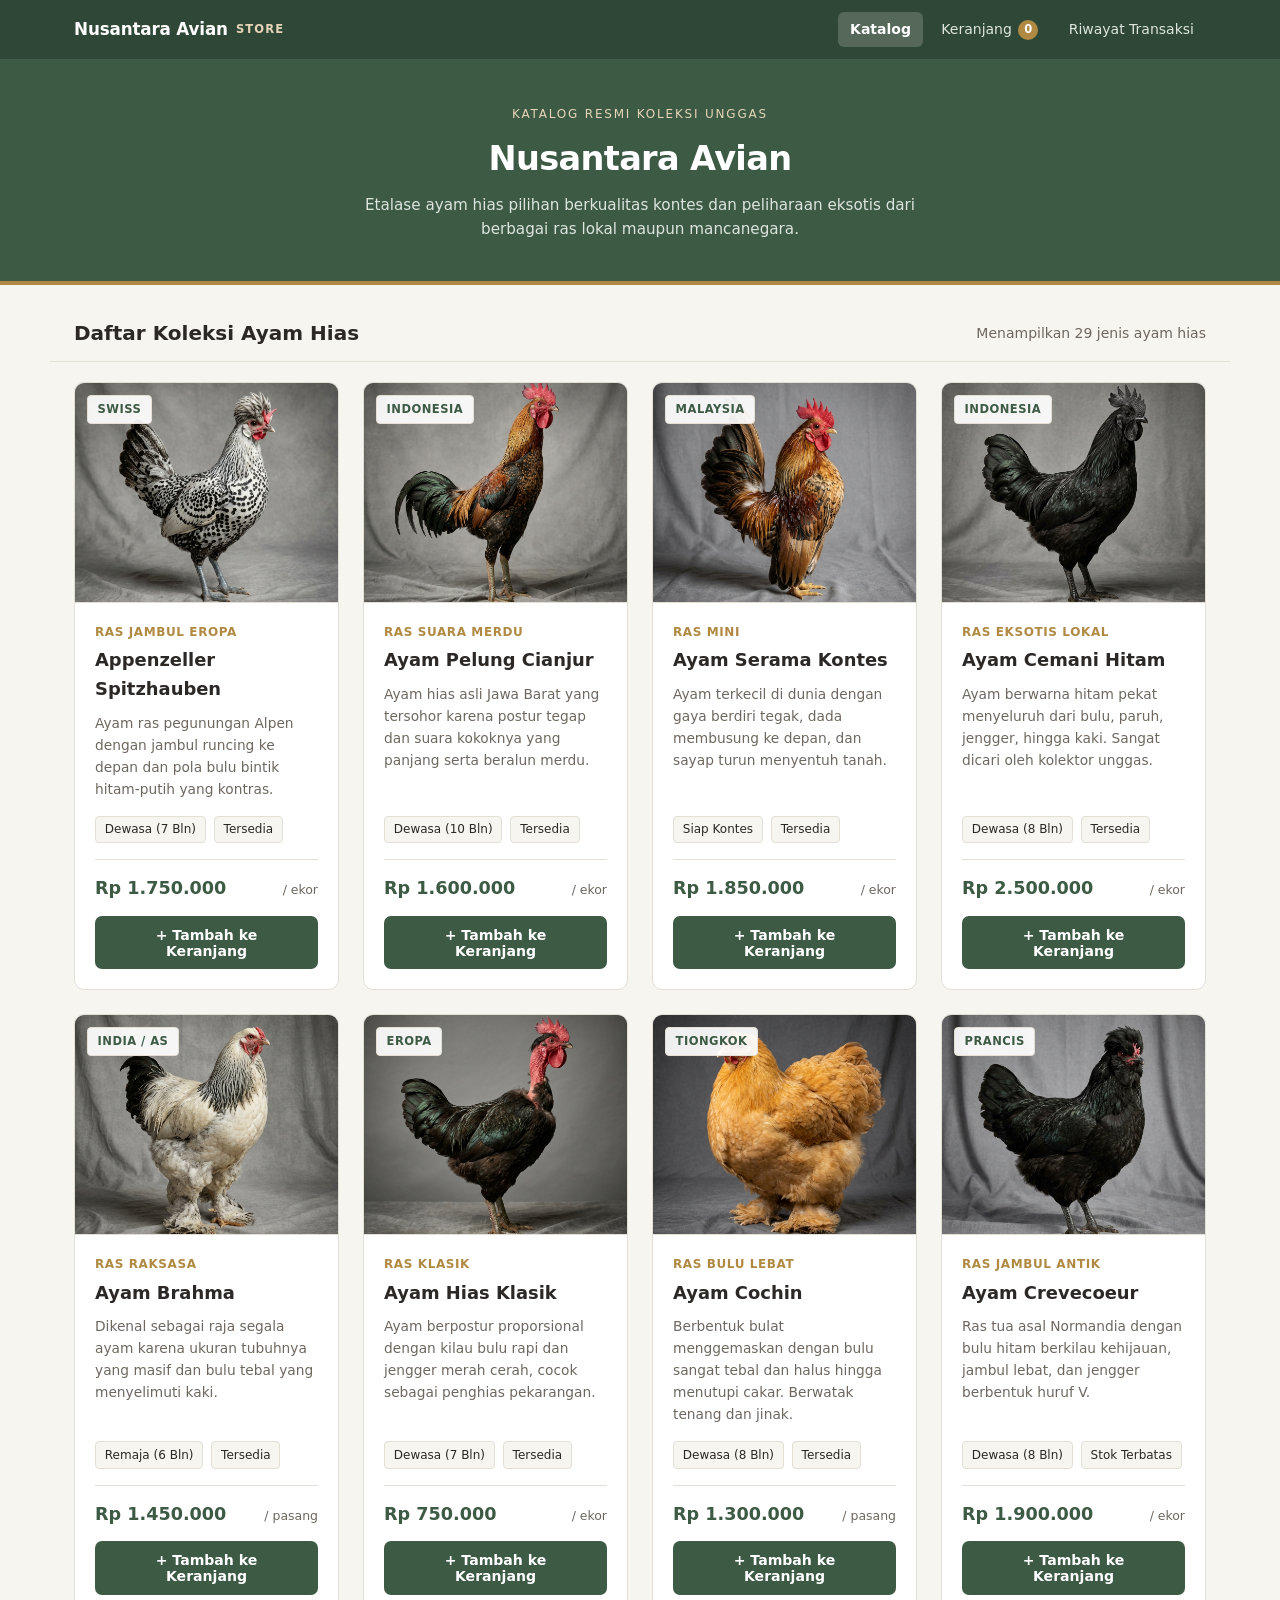
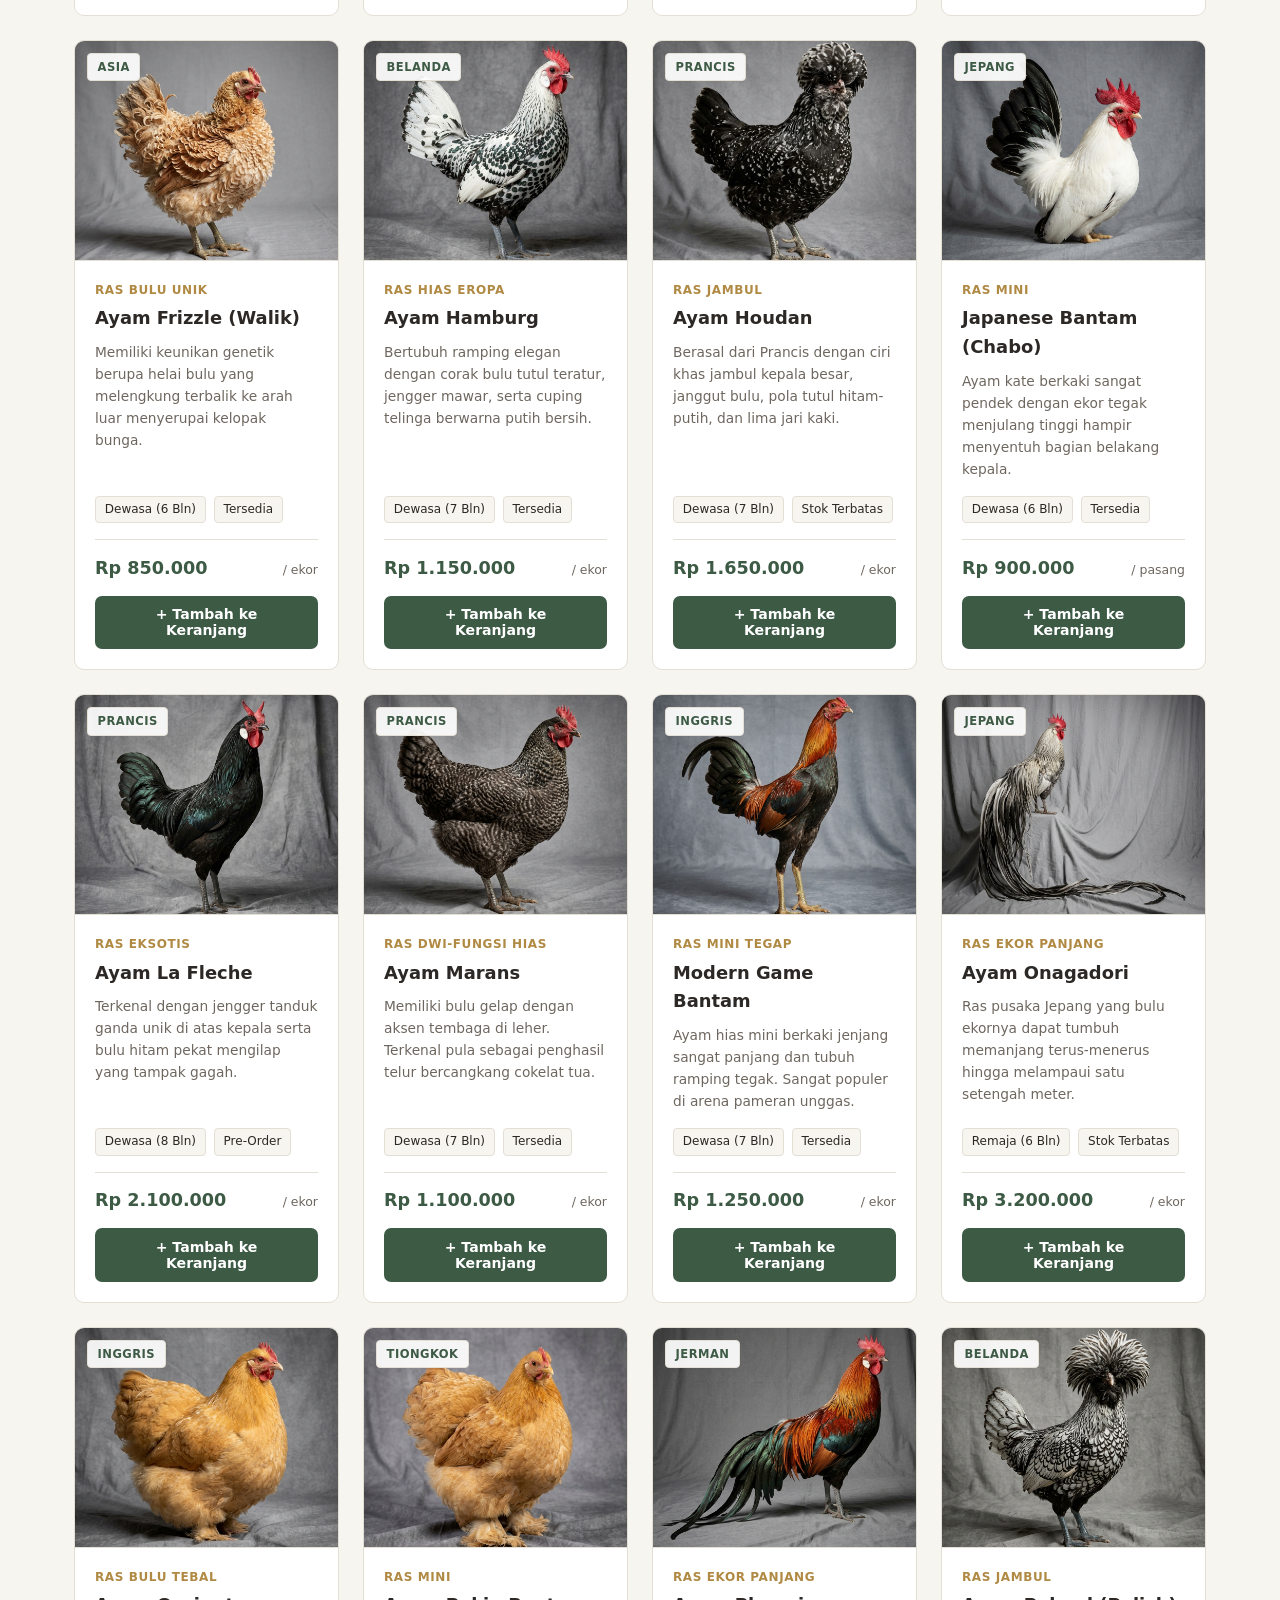
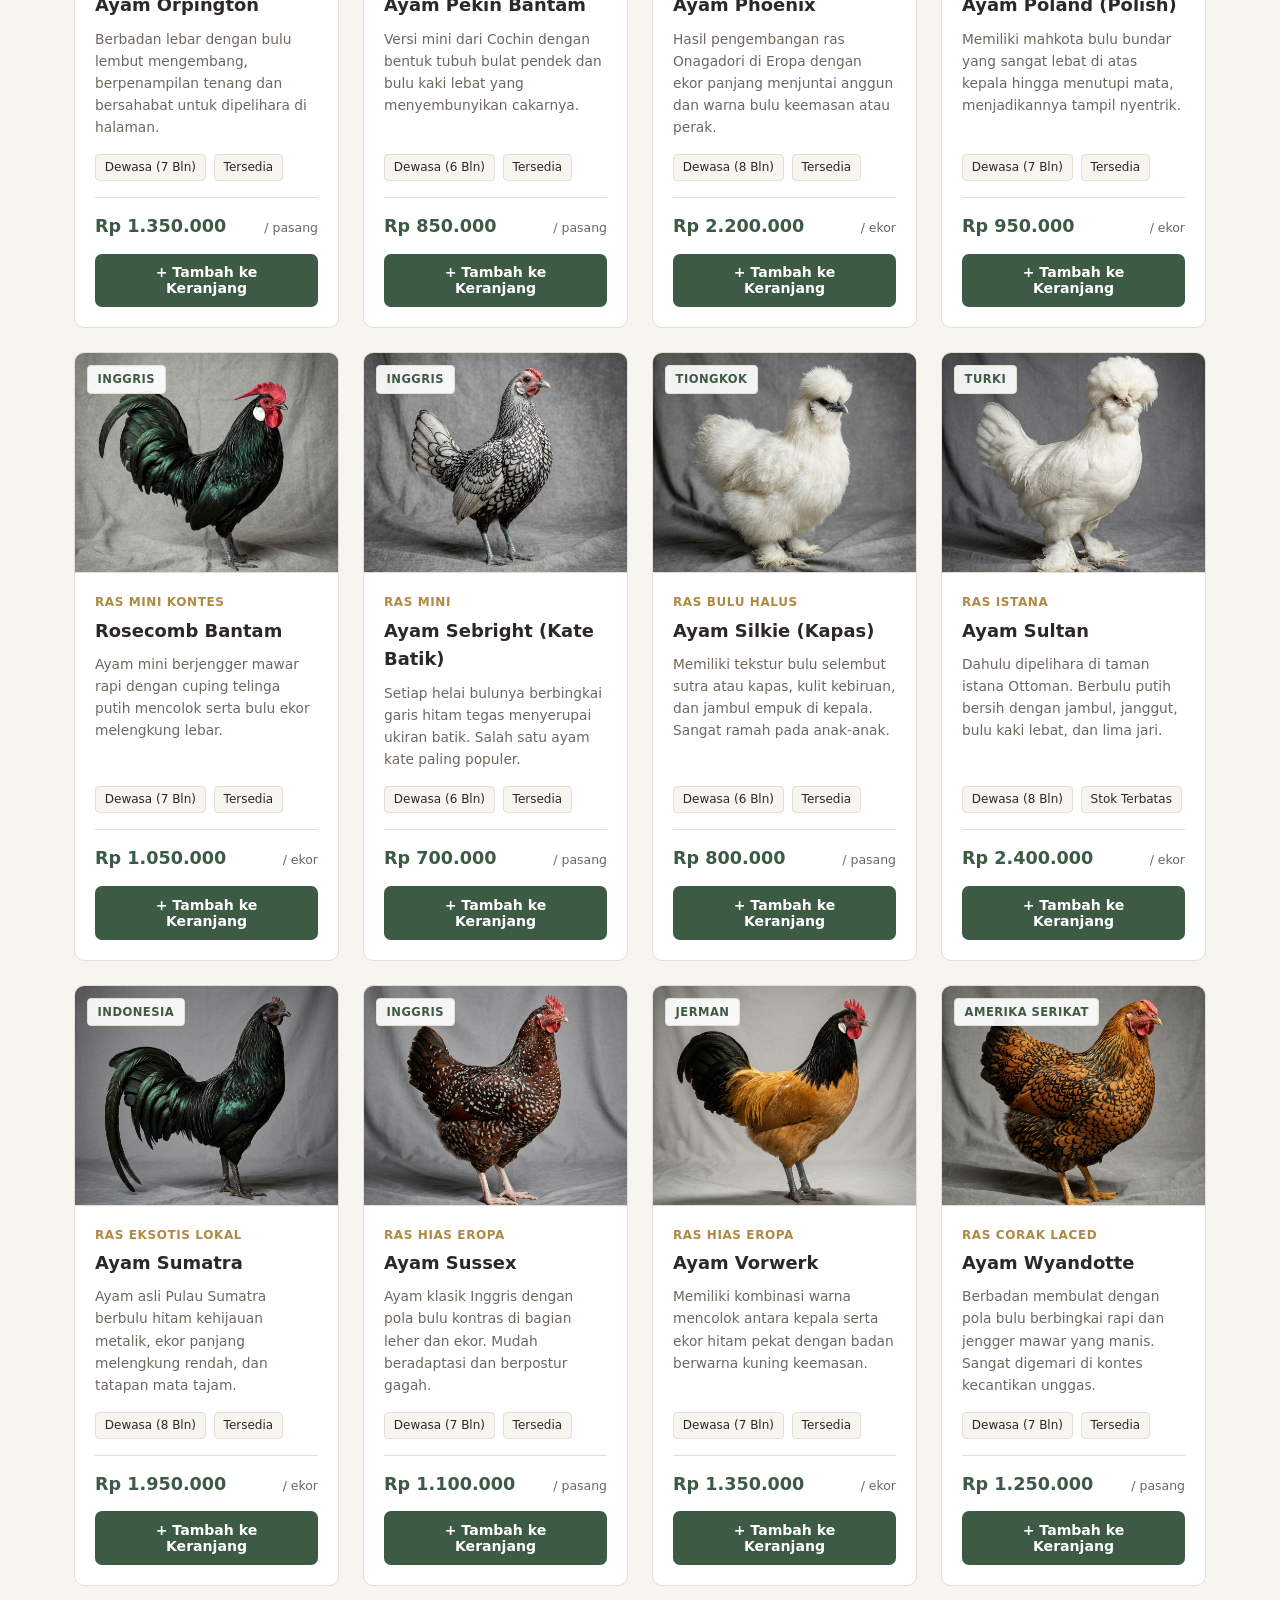
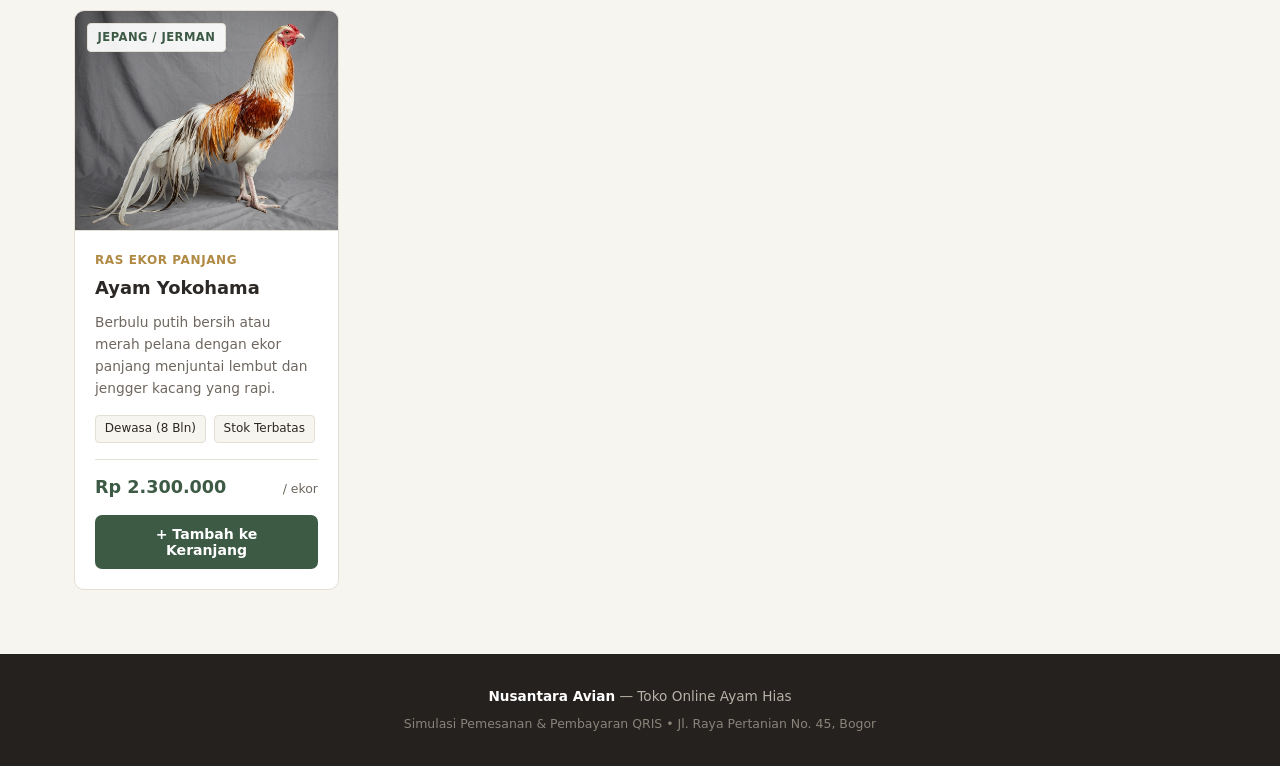
<file: index.html>
<!DOCTYPE html>
<html lang="id">
<head>
  <meta charset="UTF-8">
  <meta name="viewport" content="width=device-width, initial-scale=1.0">
  <title>Nusantara Avian — Katalog Ayam Hias</title>
  <link rel="stylesheet" href="style.css">
</head>
<body>

  <div id="site-topbar"></div>

  <header class="hero">
    <span class="brand-tag">Katalog Resmi Koleksi Unggas</span>
    <h1>Nusantara Avian</h1>
    <p>Etalase ayam hias pilihan berkualitas kontes dan peliharaan eksotis dari berbagai ras lokal maupun mancanegara.</p>
  </header>

  <section class="catalog-meta">
    <h2>Daftar Koleksi Ayam Hias</h2>
    <span class="catalog-count" id="total-produk"></span>
  </section>

  <main class="catalog-main">
    <div class="catalog-grid" id="catalog-container"></div>
  </main>

  <footer>
    <p><strong>Nusantara Avian</strong> — Toko Online Ayam Hias</p>
    <p class="footer-note">Simulasi Pemesanan &amp; Pembayaran QRIS &bull; Jl. Raya Pertanian No. 45, Bogor</p>
  </footer>

  <script src="app.js"></script>
  <script>
    (function () {
      const store = window.NAStore;
      store.renderTopbar("katalog");

      const container = document.getElementById("catalog-container");
      const totalLabel = document.getElementById("total-produk");

      function getQtyInCart(productId) {
        const found = store.getCart().find(function (c) {
          return c.id === productId;
        });
        return found ? found.qty : 0;
      }

      function renderKatalog() {
        const produk = store.daftarAyamHias;
        totalLabel.textContent = "Menampilkan " + produk.length + " jenis ayam hias";

        container.innerHTML = produk.map(function (item) {
          const inCart = getQtyInCart(item.id);
          const btnText = inCart > 0
            ? "+ Tambah Lagi (" + inCart + " di keranjang)"
            : "+ Tambah ke Keranjang";

          return (
            '<article class="card">' +
            '  <div class="card-image">' +
            '    <span class="badge-origin">' + store.escapeHtml(item.asal) + '</span>' +
            '    <img src="' + store.escapeHtml(item.gambar) + '" alt="' + store.escapeHtml(item.nama) + '" loading="lazy">' +
            '  </div>' +
            '  <div class="card-body">' +
            '    <span class="card-category">' + store.escapeHtml(item.kategori) + '</span>' +
            '    <h3 class="card-title">' + store.escapeHtml(item.nama) + '</h3>' +
            '    <p class="card-desc">' + store.escapeHtml(item.deskripsi) + '</p>' +
            '    <div class="card-specs">' +
            '      <span class="spec-pill">' + store.escapeHtml(item.usia) + '</span>' +
            '      <span class="spec-pill">' + store.escapeHtml(item.status) + '</span>' +
            '    </div>' +
            '    <div class="card-footer">' +
            '      <span class="price">' + store.escapeHtml(item.harga) + '</span>' +
            '      <span class="unit">' + store.escapeHtml(item.satuan) + '</span>' +
            '    </div>' +
            '    <button type="button" class="btn btn-primary btn-block btn-add-cart" data-id="' + store.escapeHtml(item.id) + '">' +
            '      ' + btnText +
            '    </button>' +
            '  </div>' +
            '</article>'
          );
        }).join("");
      }

      container.addEventListener("click", function (e) {
        const btn = e.target.closest(".btn-add-cart");
        if (!btn) return;
        const id = btn.getAttribute("data-id");
        const item = store.daftarAyamHias.find(function (p) { return p.id === id; });
        if (!item) return;

        store.addToCart(id, 1);
        store.showToast(item.nama + " ditambahkan ke keranjang");
        renderKatalog();
      });

      store.onRealtimeUpdate(function () {
        renderKatalog();
      });

      renderKatalog();
    })();
  </script>
</body>
</html>
</file>
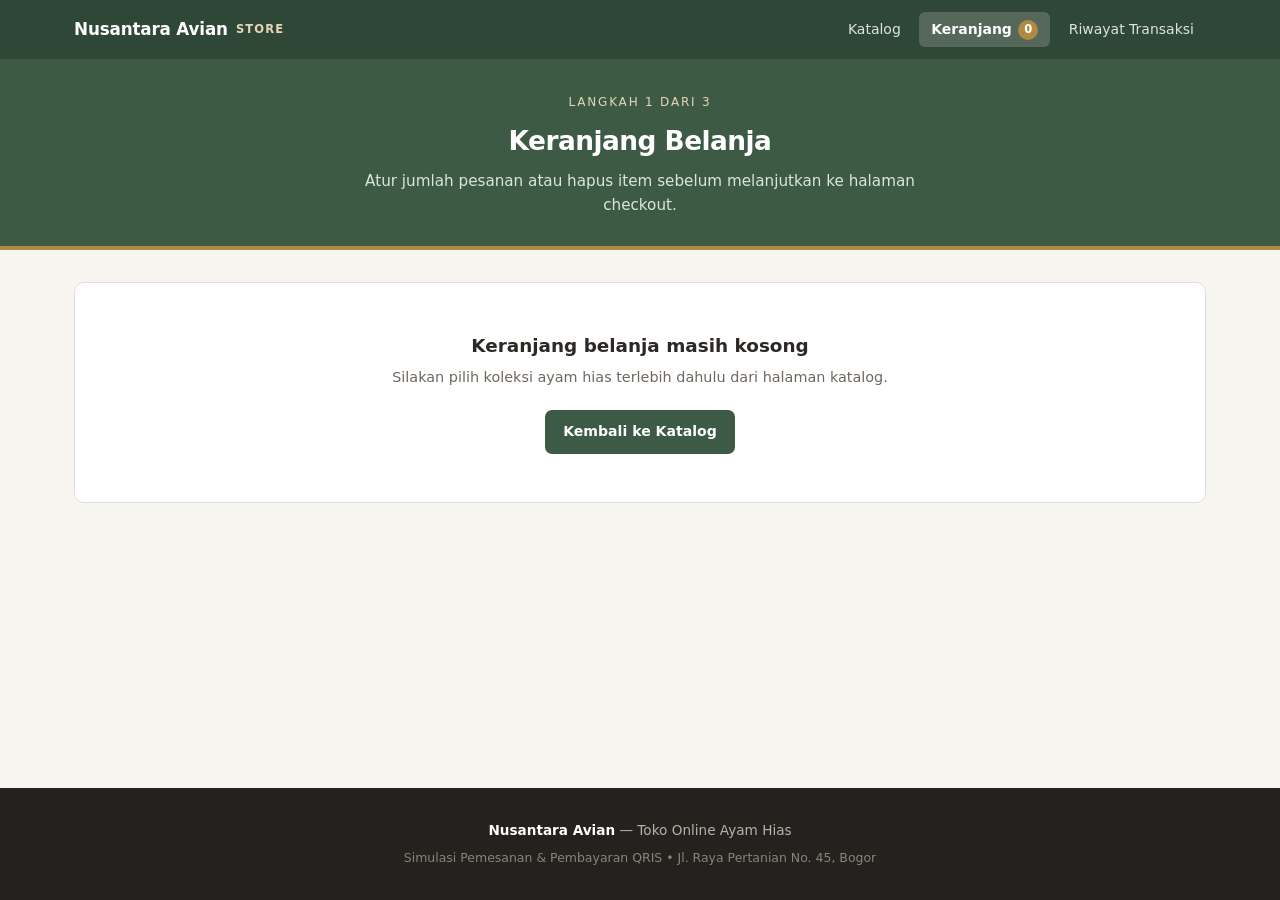
<file: cart.html>
<!DOCTYPE html>
<html lang="id">
<head>
  <meta charset="UTF-8">
  <meta name="viewport" content="width=device-width, initial-scale=1.0">
  <title>Keranjang Belanja — Nusantara Avian</title>
  <link rel="stylesheet" href="style.css">
</head>
<body>

  <div id="site-topbar"></div>

  <header class="hero compact">
    <span class="brand-tag">Langkah 1 dari 3</span>
    <h1>Keranjang Belanja</h1>
    <p>Atur jumlah pesanan atau hapus item sebelum melanjutkan ke halaman checkout.</p>
  </header>

  <main class="page-container">
    <div id="cart-root"></div>
  </main>

  <footer>
    <p><strong>Nusantara Avian</strong> — Toko Online Ayam Hias</p>
    <p class="footer-note">Simulasi Pemesanan &amp; Pembayaran QRIS &bull; Jl. Raya Pertanian No. 45, Bogor</p>
  </footer>

  <script src="app.js"></script>
  <script>
    (function () {
      const store = window.NAStore;
      store.renderTopbar("cart");

      const root = document.getElementById("cart-root");

      function renderCart() {
        const cart = store.getCart();

        if (cart.length === 0) {
          root.innerHTML =
            '<div class="panel empty-state">' +
            '  <h3>Keranjang belanja masih kosong</h3>' +
            '  <p>Silakan pilih koleksi ayam hias terlebih dahulu dari halaman katalog.</p>' +
            '  <a href="index.html" class="btn btn-primary">Kembali ke Katalog</a>' +
            '</div>';
          return;
        }

        const totals = store.getCartTotals(50000);
        const totalQty = store.getCartCount();

        const itemsHtml = cart.map(function (item) {
          const itemSubtotal = item.hargaNum * item.qty;
          return (
            '<div class="cart-item" data-id="' + store.escapeHtml(item.id) + '">' +
            '  <img class="cart-thumb" src="' + store.escapeHtml(item.gambar) + '" alt="' + store.escapeHtml(item.nama) + '">' +
            '  <div class="cart-item-info">' +
            '    <h3>' + store.escapeHtml(item.nama) + '</h3>' +
            '    <div class="cart-item-meta">Satuan: ' + store.escapeHtml(item.satuan) + '</div>' +
            '    <div class="cart-item-unit-price">' + store.formatRupiah(item.hargaNum) + ' ' + store.escapeHtml(item.satuan) + '</div>' +
            '  </div>' +
            '  <div class="cart-item-actions">' +
            '    <div class="qty-control">' +
            '      <button type="button" class="qty-btn btn-dec" data-id="' + store.escapeHtml(item.id) + '" aria-label="Kurangi jumlah">&minus;</button>' +
            '      <input type="number" class="qty-input" min="1" max="99" value="' + item.qty + '" data-id="' + store.escapeHtml(item.id) + '" aria-label="Jumlah">' +
            '      <button type="button" class="qty-btn btn-inc" data-id="' + store.escapeHtml(item.id) + '" aria-label="Tambah jumlah">+</button>' +
            '    </div>' +
            '    <div class="cart-item-subtotal">' + store.formatRupiah(itemSubtotal) + '</div>' +
            '    <button type="button" class="btn btn-danger-outline btn-sm btn-remove" data-id="' + store.escapeHtml(item.id) + '">Hapus</button>' +
            '  </div>' +
            '</div>'
          );
        }).join("");

        root.innerHTML =
          '<div class="two-col">' +
          '  <section class="panel">' +
          '    <div class="panel-title">' +
          '      <span>Daftar Item (' + totalQty + ')</span>' +
          '      <button type="button" class="btn btn-danger-outline btn-sm" id="btn-clear-cart">Kosongkan Keranjang</button>' +
          '    </div>' +
          '    <div>' + itemsHtml + '</div>' +
          '  </section>' +
          '  <aside class="panel">' +
          '    <div class="panel-title"><span>Ringkasan Belanja</span></div>' +
          '    <div class="summary-row">' +
          '      <span>Subtotal (' + totalQty + ' item)</span>' +
          '      <strong>' + store.formatRupiah(totals.subtotal) + '</strong>' +
          '    </div>' +
          '    <div class="summary-row">' +
          '      <span>Estimasi Pengiriman Unggas</span>' +
          '      <strong>' + store.formatRupiah(totals.ongkir) + '</strong>' +
          '    </div>' +
          '    <hr class="summary-divider">' +
          '    <div class="summary-total">' +
          '      <span>Grand Total</span>' +
          '      <span>' + store.formatRupiah(totals.grandTotal) + '</span>' +
          '    </div>' +
          '    <a href="checkout.html" class="btn btn-primary btn-block">Lanjut ke Checkout &rarr;</a>' +
          '    <a href="index.html" class="btn btn-outline btn-block" style="margin-top:0.6rem;">+ Tambah Ayam Lainnya</a>' +
          '  </aside>' +
          '</div>';
      }

      root.addEventListener("click", function (e) {
        const decBtn = e.target.closest(".btn-dec");
        if (decBtn) {
          const id = decBtn.getAttribute("data-id");
          const item = store.getCart().find(function (c) { return c.id === id; });
          if (item) {
            if (item.qty <= 1) {
              store.removeFromCart(id);
              store.showToast(item.nama + " dihapus dari keranjang");
            } else {
              store.updateCartQty(id, item.qty - 1);
            }
            renderCart();
          }
          return;
        }

        const incBtn = e.target.closest(".btn-inc");
        if (incBtn) {
          const id = incBtn.getAttribute("data-id");
          const item = store.getCart().find(function (c) { return c.id === id; });
          if (item) {
            store.updateCartQty(id, item.qty + 1);
            renderCart();
          }
          return;
        }

        const removeBtn = e.target.closest(".btn-remove");
        if (removeBtn) {
          const id = removeBtn.getAttribute("data-id");
          const item = store.getCart().find(function (c) { return c.id === id; });
          store.removeFromCart(id);
          if (item) store.showToast(item.nama + " dihapus dari keranjang");
          renderCart();
          return;
        }

        if (e.target.id === "btn-clear-cart") {
          store.clearCart();
          store.showToast("Keranjang dikosongkan");
          renderCart();
        }
      });

      root.addEventListener("change", function (e) {
        const input = e.target.closest(".qty-input");
        if (!input) return;
        const id = input.getAttribute("data-id");
        const val = parseInt(input.value, 10);
        if (isNaN(val) || val < 1) {
          store.updateCartQty(id, 1);
        } else {
          store.updateCartQty(id, val);
        }
        renderCart();
      });

      store.onRealtimeUpdate(function () {
        renderCart();
      });

      renderCart();
    })();
  </script>
</body>
</html>
</file>
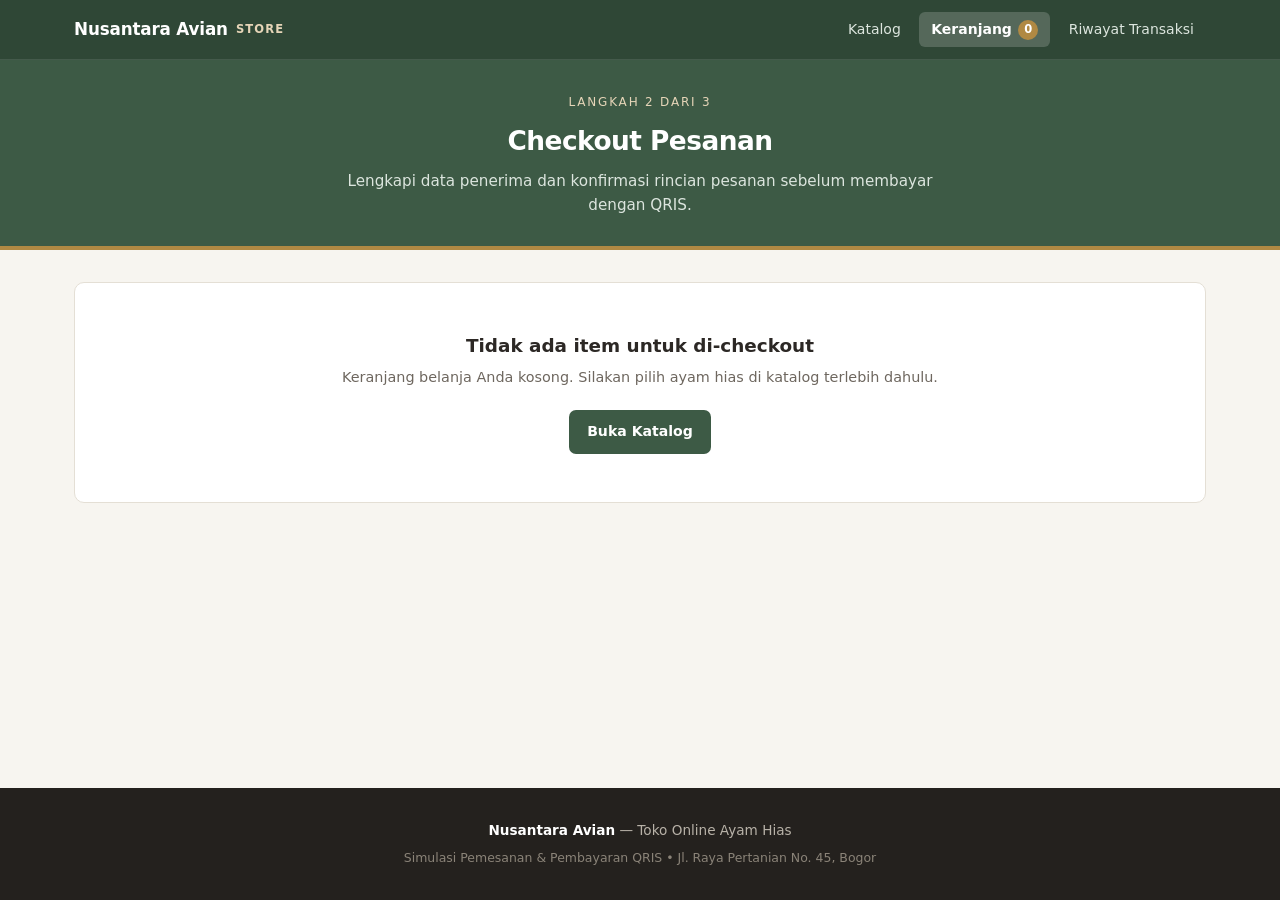
<file: checkout.html>
<!DOCTYPE html>
<html lang="id">
<head>
  <meta charset="UTF-8">
  <meta name="viewport" content="width=device-width, initial-scale=1.0">
  <title>Checkout Pesanan — Nusantara Avian</title>
  <link rel="stylesheet" href="style.css">
</head>
<body>

  <div id="site-topbar"></div>

  <header class="hero compact">
    <span class="brand-tag">Langkah 2 dari 3</span>
    <h1>Checkout Pesanan</h1>
    <p>Lengkapi data penerima dan konfirmasi rincian pesanan sebelum membayar dengan QRIS.</p>
  </header>

  <main class="page-container">
    <div id="checkout-root"></div>
  </main>

  <footer>
    <p><strong>Nusantara Avian</strong> — Toko Online Ayam Hias</p>
    <p class="footer-note">Simulasi Pemesanan &amp; Pembayaran QRIS &bull; Jl. Raya Pertanian No. 45, Bogor</p>
  </footer>

  <script src="app.js"></script>
  <script>
    (function () {
      const store = window.NAStore;
      store.renderTopbar("cart");

      const root = document.getElementById("checkout-root");
      let shippingMethod = "courier";

      function renderCheckout() {
        const cart = store.getCart();
        if (cart.length === 0) {
          root.innerHTML =
            '<div class="panel empty-state">' +
            '  <h3>Tidak ada item untuk di-checkout</h3>' +
            '  <p>Keranjang belanja Anda kosong. Silakan pilih ayam hias di katalog terlebih dahulu.</p>' +
            '  <a href="index.html" class="btn btn-primary">Buka Katalog</a>' +
            '</div>';
          return;
        }

        const ongkir = shippingMethod === "pickup" ? 0 : 50000;
        const totals = store.getCartTotals(ongkir);

        const summaryItemsHtml = cart.map(function (item) {
          return (
            '<div class="summary-row" style="align-items:flex-start; gap:0.75rem;">' +
            '  <span>' + store.escapeHtml(item.nama) + ' <small style="color:var(--text-muted);">&times;' + item.qty + '</small></span>' +
            '  <strong style="white-space:nowrap;">' + store.formatRupiah(item.hargaNum * item.qty) + '</strong>' +
            '</div>'
          );
        }).join("");

        root.innerHTML =
          '<form id="checkout-form" class="two-col">' +
          '  <section class="panel">' +
          '    <div class="panel-title"><span>Data Penerima &amp; Pengiriman</span></div>' +
          '    <div class="form-row">' +
          '      <div class="form-group">' +
          '        <label for="nama">Nama Lengkap *</label>' +
          '        <input type="text" id="nama" name="nama" class="form-control" placeholder="Contoh: Budi Santoso" required>' +
          '      </div>' +
          '      <div class="form-group">' +
          '        <label for="telepon">No. WhatsApp / Telepon *</label>' +
          '        <input type="tel" id="telepon" name="telepon" class="form-control" placeholder="0812-xxxx-xxxx" required>' +
          '      </div>' +
          '    </div>' +
          '    <div class="form-row">' +
          '      <div class="form-group">' +
          '        <label for="kota">Kota / Kabupaten *</label>' +
          '        <input type="text" id="kota" name="kota" class="form-control" placeholder="Contoh: Bandung" required>' +
          '      </div>' +
          '      <div class="form-group">' +
          '        <label for="shipping">Metode Pengiriman</label>' +
          '        <select id="shipping" name="shipping" class="form-control">' +
          '          <option value="courier" ' + (shippingMethod === "courier" ? "selected" : "") + '>Kurir Khusus Unggas (Rp 50.000)</option>' +
          '          <option value="pickup" ' + (shippingMethod === "pickup" ? "selected" : "") + '>Ambil di Kandang Bogor (Gratis)</option>' +
          '        </select>' +
          '      </div>' +
          '    </div>' +
          '    <div class="form-group">' +
          '      <label for="alamat">Alamat Lengkap *</label>' +
          '      <textarea id="alamat" name="alamat" rows="3" class="form-control" placeholder="Nama jalan, nomor rumah, RT/RW, kode pos" required></textarea>' +
          '    </div>' +
          '    <div class="form-group">' +
          '      <label for="catatan">Catatan Tambahan (Opsional)</label>' +
          '      <input type="text" id="catatan" name="catatan" class="form-control" placeholder="Contoh: Kirim pagi hari / sertakan surat sehat">' +
          '    </div>' +
          '    <div class="panel-title" style="margin-top:1.5rem;"><span>Metode Pembayaran</span></div>' +
          '    <div class="payment-option">' +
          '      <div>' +
          '        <div class="payment-option-title">QRIS (Pembayaran Instan)</div>' +
          '        <div class="payment-option-desc">Bayar dengan scan kode QRIS melalui e-wallet atau mobile banking. Status diverifikasi otomatis secara realtime.</div>' +
          '      </div>' +
          '      <span class="status-badge status-paid">Aktif</span>' +
          '    </div>' +
          '  </section>' +
          '  <aside class="panel">' +
          '    <div class="panel-title"><span>Ringkasan Pesanan</span></div>' +
          '    ' + summaryItemsHtml +
          '    <hr class="summary-divider">' +
          '    <div class="summary-row">' +
          '      <span>Subtotal</span>' +
          '      <strong id="co-subtotal">' + store.formatRupiah(totals.subtotal) + '</strong>' +
          '    </div>' +
          '    <div class="summary-row">' +
          '      <span>Ongkos Kirim</span>' +
          '      <strong id="co-ongkir">' + (totals.ongkir === 0 ? "Gratis" : store.formatRupiah(totals.ongkir)) + '</strong>' +
          '    </div>' +
          '    <hr class="summary-divider">' +
          '    <div class="summary-total">' +
          '      <span>Grand Total</span>' +
          '      <span id="co-grandtotal">' + store.formatRupiah(totals.grandTotal) + '</span>' +
          '    </div>' +
          '    <button type="submit" class="btn btn-primary btn-block">Buat Pesanan &amp; Bayar QRIS &rarr;</button>' +
          '    <a href="cart.html" class="btn btn-outline btn-block" style="margin-top:0.6rem;">&larr; Kembali ke Keranjang</a>' +
          '  </aside>' +
          '</form>';

        const shippingSelect = document.getElementById("shipping");
        shippingSelect.addEventListener("change", function () {
          shippingMethod = shippingSelect.value;
          const newOngkir = shippingMethod === "pickup" ? 0 : 50000;
          const t = store.getCartTotals(newOngkir);
          document.getElementById("co-ongkir").textContent = t.ongkir === 0 ? "Gratis" : store.formatRupiah(t.ongkir);
          document.getElementById("co-grandtotal").textContent = store.formatRupiah(t.grandTotal);
        });

        const form = document.getElementById("checkout-form");
        form.addEventListener("submit", function (e) {
          e.preventDefault();
          const customer = {
            nama: document.getElementById("nama").value.trim(),
            telepon: document.getElementById("telepon").value.trim(),
            kota: document.getElementById("kota").value.trim(),
            alamat: document.getElementById("alamat").value.trim(),
            catatan: document.getElementById("catatan").value.trim()
          };
          const order = store.createOrder(customer, shippingMethod);
          if (order) {
            window.location.href = "payment.html?order=" + encodeURIComponent(order.id);
          }
        });
      }

      renderCheckout();
    })();
  </script>
</body>
</html>
</file>
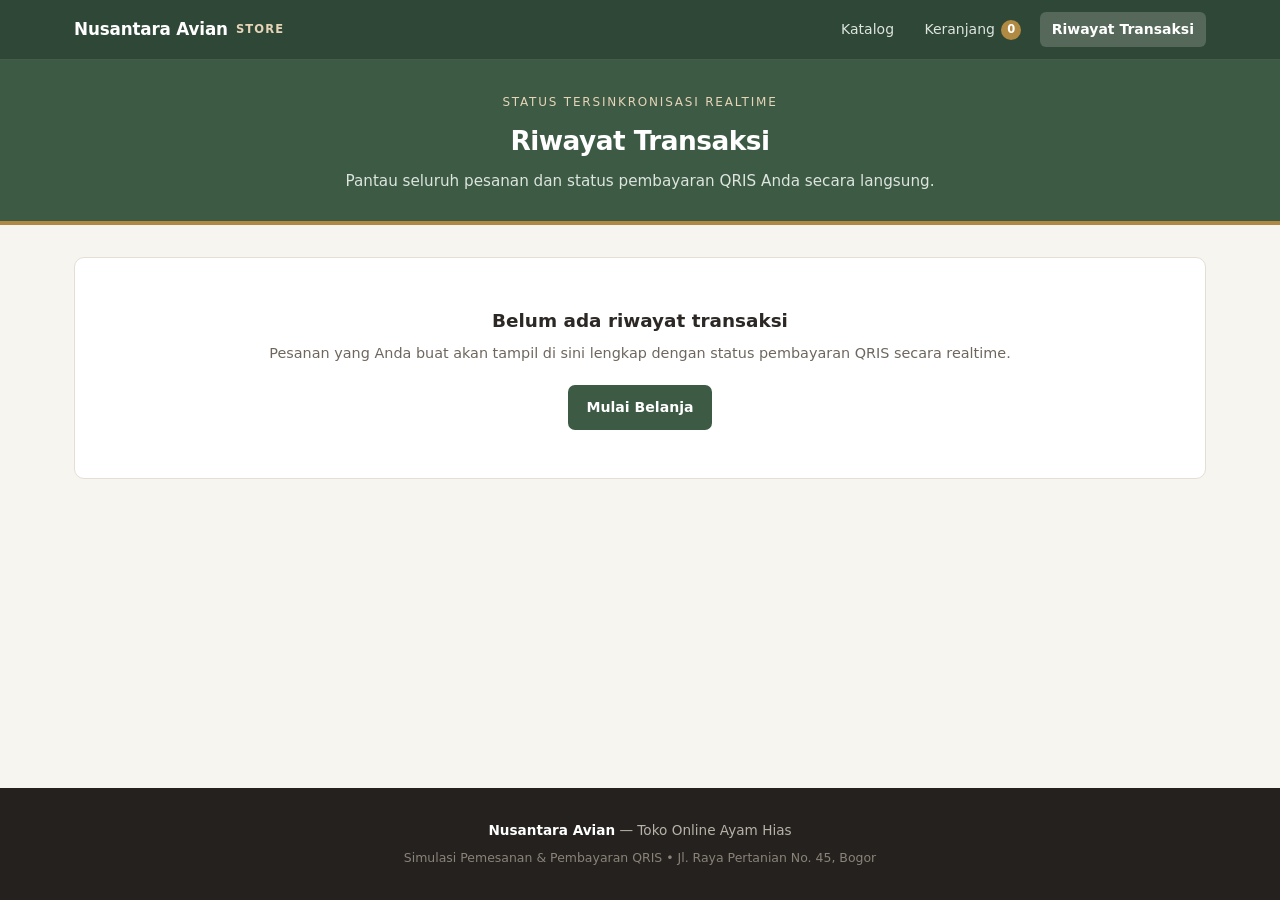
<file: history.html>
<!DOCTYPE html>
<html lang="id">
<head>
  <meta charset="UTF-8">
  <meta name="viewport" content="width=device-width, initial-scale=1.0">
  <title>Riwayat Transaksi — Nusantara Avian</title>
  <link rel="stylesheet" href="style.css">
</head>
<body>

  <div id="site-topbar"></div>

  <header class="hero compact">
    <span class="brand-tag">Status Tersinkronisasi Realtime</span>
    <h1>Riwayat Transaksi</h1>
    <p>Pantau seluruh pesanan dan status pembayaran QRIS Anda secara langsung.</p>
  </header>

  <main class="page-container">
    <div id="history-root"></div>
  </main>

  <footer>
    <p><strong>Nusantara Avian</strong> — Toko Online Ayam Hias</p>
    <p class="footer-note">Simulasi Pemesanan &amp; Pembayaran QRIS &bull; Jl. Raya Pertanian No. 45, Bogor</p>
  </footer>

  <script src="app.js"></script>
  <script>
    (function () {
      const store = window.NAStore;
      store.renderTopbar("history");

      const root = document.getElementById("history-root");
      let activeFilter = "ALL";
      let lastSignature = "";

      function getSignature(orders) {
        return activeFilter + "|" + orders.map(function (o) {
          return o.id + ":" + o.status + ":" + (o.paidAt || "");
        }).join(",");
      }

      function renderHistory(force) {
        const orders = store.getOrders();
        const sig = getSignature(orders);
        if (!force && sig === lastSignature) return;
        lastSignature = sig;

        if (orders.length === 0) {
          root.innerHTML =
            '<div class="panel empty-state">' +
            '  <h3>Belum ada riwayat transaksi</h3>' +
            '  <p>Pesanan yang Anda buat akan tampil di sini lengkap dengan status pembayaran QRIS secara realtime.</p>' +
            '  <a href="index.html" class="btn btn-primary">Mulai Belanja</a>' +
            '</div>';
          return;
        }

        const filtered = orders.filter(function (o) {
          return activeFilter === "ALL" ? true : o.status === activeFilter;
        });

        const countPending = orders.filter(function (o) { return o.status === "PENDING"; }).length;
        const countPaid = orders.filter(function (o) { return o.status === "PAID"; }).length;
        const countRejected = orders.filter(function (o) { return o.status === "REJECTED"; }).length;

        const filterButtons =
          '<div style="display:flex; gap:0.45rem; flex-wrap:wrap; margin-bottom:1.1rem;">' +
          '  <button type="button" class="btn btn-sm ' + (activeFilter === "ALL" ? "btn-primary" : "btn-outline") + '" data-filter="ALL">Semua (' + orders.length + ')</button>' +
          '  <button type="button" class="btn btn-sm ' + (activeFilter === "PENDING" ? "btn-primary" : "btn-outline") + '" data-filter="PENDING">Menunggu (' + countPending + ')</button>' +
          '  <button type="button" class="btn btn-sm ' + (activeFilter === "PAID" ? "btn-primary" : "btn-outline") + '" data-filter="PAID">Paid (' + countPaid + ')</button>' +
          '  <button type="button" class="btn btn-sm ' + (activeFilter === "REJECTED" ? "btn-primary" : "btn-outline") + '" data-filter="REJECTED">Ditolak (' + countRejected + ')</button>' +
          '</div>';

        const rowsHtml = filtered.length === 0
          ? '<tr><td colspan="6" style="text-align:center; padding:2rem; color:var(--text-muted);">Tidak ada transaksi dengan filter ini.</td></tr>'
          : filtered.map(function (o) {
              const itemsText = o.items.map(function (it) {
                return store.escapeHtml(it.nama) + " &times;" + it.qty;
              }).join(", ");

              const actionHtml =
                o.status === "PENDING"
                  ? '<a href="payment.html?order=' + encodeURIComponent(o.id) + '" class="btn btn-primary btn-sm">Bayar QRIS</a>'
                  : '<a href="thank-you.html?order=' + encodeURIComponent(o.id) + '" class="btn btn-outline btn-sm">Lihat Struk</a> ' +
                    '<a href="payment.html?order=' + encodeURIComponent(o.id) + '" class="btn btn-outline btn-sm">Status</a>';

              return (
                '<tr>' +
                '  <td>' +
                '    <strong>' + store.escapeHtml(o.id) + '</strong><br>' +
                '    <small style="color:var(--text-muted);">' + store.escapeHtml(store.formatWaktu(o.createdAt)) + '</small>' +
                '  </td>' +
                '  <td>' +
                '    <div><strong>' + store.escapeHtml(o.customer.nama) + '</strong></div>' +
                '    <small style="color:var(--text-muted);">' + store.escapeHtml(o.customer.kota) + '</small>' +
                '  </td>' +
                '  <td style="max-width:260px;">' + itemsText + '</td>' +
                '  <td>' +
                '    <div style="font-size:0.78rem; color:var(--text-muted);">Sub: ' + store.formatRupiah(o.subtotal) + '</div>' +
                '    <strong>' + store.formatRupiah(o.grandTotal) + '</strong>' +
                '  </td>' +
                '  <td>' +
                '    ' + store.renderStatusBadge(o.status) +
                (o.paidAt ? '<div style="font-size:0.72rem; color:var(--text-muted); margin-top:0.25rem;">' + store.escapeHtml(store.formatWaktu(o.paidAt)) + '</div>' : '') +
                '  </td>' +
                '  <td style="white-space:nowrap;">' + actionHtml + '</td>' +
                '</tr>'
              );
            }).join("");

        root.innerHTML =
          '<section class="panel">' +
          '  <div class="panel-title">' +
          '    <span>Daftar Transaksi</span>' +
          '    <a href="index.html" class="btn btn-outline btn-sm">Kembali ke Katalog</a>' +
          '  </div>' +
          '  ' + filterButtons +
          '  <div class="table-wrap">' +
          '    <table class="data-table">' +
          '      <thead>' +
          '        <tr>' +
          '          <th>Invoice</th>' +
          '          <th>Penerima</th>' +
          '          <th>Item</th>' +
          '          <th>Total</th>' +
          '          <th>Status</th>' +
          '          <th>Aksi</th>' +
          '        </tr>' +
          '      </thead>' +
          '      <tbody>' + rowsHtml + '</tbody>' +
          '    </table>' +
          '  </div>' +
          '</section>';
      }

      root.addEventListener("click", function (e) {
        const btn = e.target.closest("[data-filter]");
        if (!btn) return;
        activeFilter = btn.getAttribute("data-filter");
        renderHistory(true);
      });

      store.onRealtimeUpdate(function () {
        renderHistory(false);
      });

      setInterval(function () {
        renderHistory(false);
      }, 1000);

      renderHistory(true);
    })();
  </script>
</body>
</html>
</file>
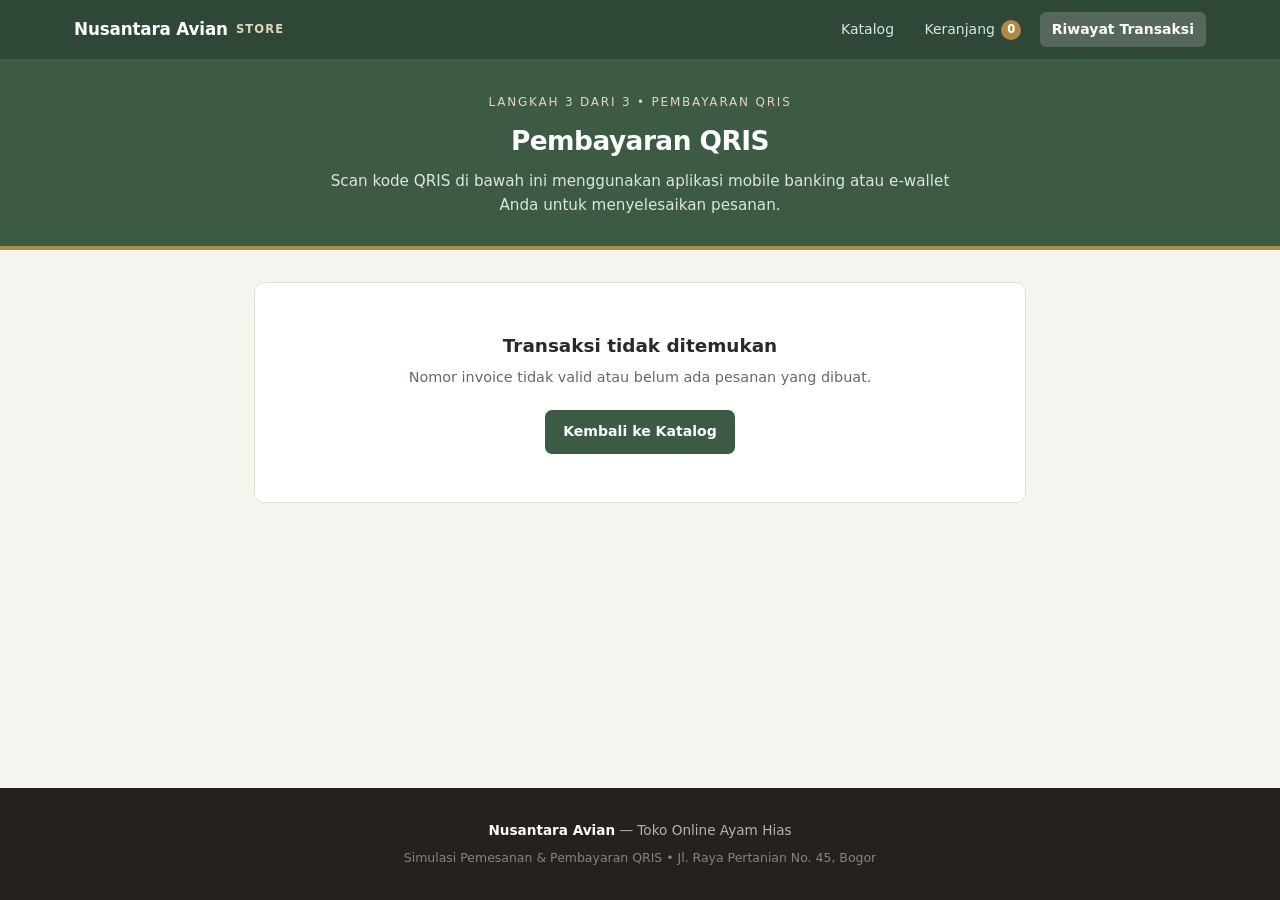
<file: payment.html>
<!DOCTYPE html>
<html lang="id">
<head>
  <meta charset="UTF-8">
  <meta name="viewport" content="width=device-width, initial-scale=1.0">
  <title>Pembayaran QRIS — Nusantara Avian</title>
  <link rel="stylesheet" href="style.css">
</head>
<body>

  <div id="site-topbar"></div>

  <header class="hero compact">
    <span class="brand-tag">Langkah 3 dari 3 &bull; Pembayaran QRIS</span>
    <h1>Pembayaran QRIS</h1>
    <p>Scan kode QRIS di bawah ini menggunakan aplikasi mobile banking atau e-wallet Anda untuk menyelesaikan pesanan.</p>
  </header>

  <main class="page-container narrow">
    <div id="payment-root"></div>
  </main>

  <footer>
    <p><strong>Nusantara Avian</strong> — Toko Online Ayam Hias</p>
    <p class="footer-note">Simulasi Pemesanan &amp; Pembayaran QRIS &bull; Jl. Raya Pertanian No. 45, Bogor</p>
  </footer>

  <script src="app.js"></script>
  <script>
    (function () {
      const store = window.NAStore;
      store.renderTopbar("history");

      const root = document.getElementById("payment-root");
      const params = new URLSearchParams(window.location.search);
      let orderId = params.get("order");

      if (!orderId) {
        const all = store.getOrders();
        if (all.length > 0) orderId = all[0].id;
      }

      let lastRenderedStatus = null;
      let redirectTimer = null;
      let redirectCountdown = 3;
      let redirectCancelled = false;

      function startRedirectCountdown(id) {
        if (redirectTimer || redirectCancelled) return;
        redirectCountdown = 3;
        const el = document.getElementById("redirect-sec");
        if (el) el.textContent = String(redirectCountdown);

        redirectTimer = setInterval(function () {
          redirectCountdown -= 1;
          const secEl = document.getElementById("redirect-sec");
          if (secEl) secEl.textContent = String(Math.max(0, redirectCountdown));
          if (redirectCountdown <= 0) {
            clearInterval(redirectTimer);
            redirectTimer = null;
            window.location.href = "thank-you.html?order=" + encodeURIComponent(id);
          }
        }, 1000);
      }

      function renderPayment(force) {
        const order = orderId ? store.getOrderById(orderId) : null;

        if (!order) {
          root.innerHTML =
            '<div class="panel empty-state">' +
            '  <h3>Transaksi tidak ditemukan</h3>' +
            '  <p>Nomor invoice tidak valid atau belum ada pesanan yang dibuat.</p>' +
            '  <a href="index.html" class="btn btn-primary">Kembali ke Katalog</a>' +
            '</div>';
          return;
        }

        if (!force && lastRenderedStatus === order.status) {
          return;
        }
        const prevStatus = lastRenderedStatus;
        lastRenderedStatus = order.status;

        const qrisSvg = store.generateDummyQrisSvg(order.id + "|" + order.grandTotal + "|" + order.qrisRef);
        const thankYouUrl = "thank-you.html?order=" + encodeURIComponent(order.id);

        let statusSection = "";
        if (order.status === "PAID") {
          statusSection =
            '<div class="realtime-banner paid">' +
            '  <strong>&#10003; Pembayaran Berhasil (PAID)</strong><br>' +
            '  Ref Approval: <code>' + store.escapeHtml(order.approvalRef || "-") + '</code> &bull; Waktu Lunas: ' + store.escapeHtml(store.formatWaktu(order.paidAt)) +
            (prevStatus === "PENDING" && !redirectCancelled
              ? '<div style="margin-top:0.5rem;">Mengalihkan secara otomatis dalam <strong id="redirect-sec">3</strong> detik...</div>'
              : '') +
            '</div>' +
            '<div style="display:flex; gap:0.75rem; justify-content:center; flex-wrap:wrap; margin-top:1.25rem;">' +
            '  <a href="' + thankYouUrl + '" class="btn btn-primary">Lihat Struk Pesanan</a>' +
            '  <a href="history.html" class="btn btn-outline">Lihat Riwayat Transaksi</a>' +
            '</div>';
        } else if (order.status === "REJECTED") {
          statusSection =
            '<div class="realtime-banner rejected">' +
            '  <strong>&#10005; Pembayaran Ditolak / Dibatalkan</strong><br>' +
            '  Waktu: ' + store.escapeHtml(store.formatWaktu(order.rejectedAt)) +
            '</div>' +
            '<div style="display:flex; gap:0.75rem; justify-content:center; flex-wrap:wrap; margin-top:1.25rem;">' +
            '  <a href="index.html" class="btn btn-primary">Pesan Ulang</a>' +
            '  <a href="history.html" class="btn btn-outline">Riwayat Transaksi</a>' +
            '</div>';
        } else {
          statusSection =
            '<div class="realtime-banner">' +
            '  <strong>Menunggu Pembayaran</strong><br>' +
            '  Halaman ini memeriksa status pembayaran secara otomatis. Setelah pembayaran QRIS berhasil, status akan langsung berubah menjadi <strong>PAID</strong>.' +
            '</div>' +
            '<div style="display:flex; gap:0.75rem; justify-content:center; flex-wrap:wrap; margin-top:1.25rem;">' +
            '  <a href="history.html" class="btn btn-outline">Lihat Riwayat Transaksi</a>' +
            '  <a href="index.html" class="btn btn-outline">Kembali ke Katalog</a>' +
            '</div>';
        }

        const itemRows = order.items.map(function (it) {
          return (
            '<div class="summary-row">' +
            '  <span>' + store.escapeHtml(it.nama) + ' &times; ' + it.qty + '</span>' +
            '  <strong>' + store.formatRupiah(it.subtotal) + '</strong>' +
            '</div>'
          );
        }).join("");

        root.innerHTML =
          '<section class="panel">' +
          '  <div class="panel-title">' +
          '    <span>Invoice: ' + store.escapeHtml(order.id) + '</span>' +
          '    <span>' + store.renderStatusBadge(order.status) + '</span>' +
          '  </div>' +
          '  <div class="qris-box">' +
          '    <div style="font-size:0.85rem; color:var(--text-muted);">Total Pembayaran</div>' +
          '    <div class="qris-amount">' + store.formatRupiah(order.grandTotal) + '</div>' +
          '    <div class="qris-frame">' +
          '      <div class="qris-header">' +
          '        <span class="qris-logo">QRIS</span>' +
          '        <span>Nusantara Avian</span>' +
          '      </div>' +
          '      ' + qrisSvg +
          '      <div class="qris-nmid">NMID: ID1026000849210 &bull; Ref: ' + store.escapeHtml(order.qrisRef) + '</div>' +
          '    </div>' +
          '    ' + statusSection +
          '  </div>' +
          '  <hr class="summary-divider" style="margin:1.75rem 0 1.25rem;">' +
          '  <h3 style="font-size:0.98rem; margin-bottom:0.75rem;">Rincian Pesanan</h3>' +
          '  ' + itemRows +
          '  <hr class="summary-divider">' +
          '  <div class="summary-row"><span>Subtotal</span><strong>' + store.formatRupiah(order.subtotal) + '</strong></div>' +
          '  <div class="summary-row"><span>Ongkos Kirim (' + store.escapeHtml(order.shippingMethod) + ')</span><strong>' + (order.ongkir === 0 ? "Gratis" : store.formatRupiah(order.ongkir)) + '</strong></div>' +
          '  <div class="summary-total" style="margin-bottom:0;"><span>Grand Total</span><span>' + store.formatRupiah(order.grandTotal) + '</span></div>' +
          '</section>';

        if (order.status === "PAID" && prevStatus === "PENDING") {
          store.showToast("Pembayaran QRIS berhasil diverifikasi (PAID)!");
          startRedirectCountdown(order.id);
        }
      }

      store.onRealtimeUpdate(function () {
        renderPayment(false);
      });

      // Fallback sync every 1s
      setInterval(function () {
        renderPayment(false);
      }, 1000);

      renderPayment(true);
    })();
  </script>
</body>
</html>
</file>
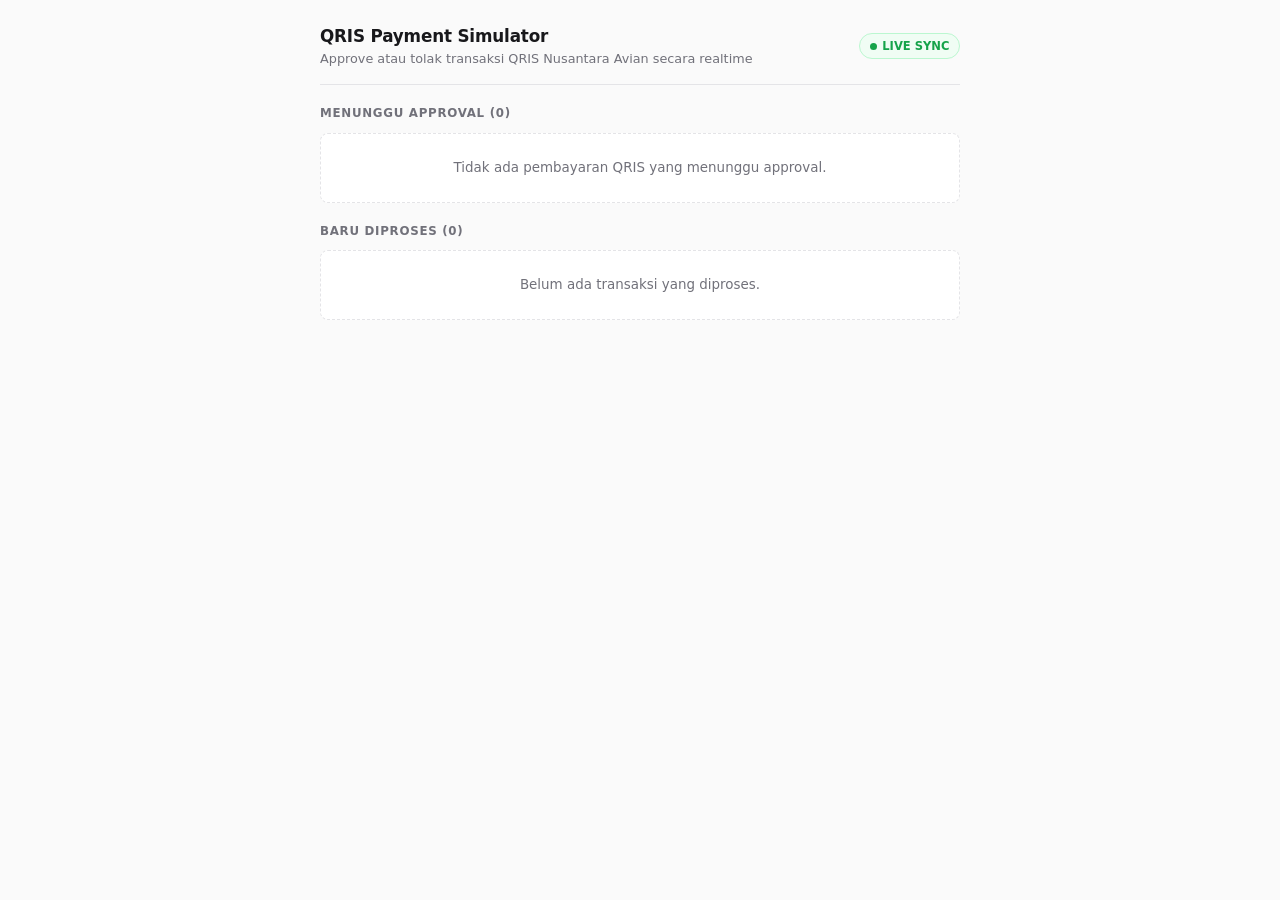
<file: qris-approve.html>
<!DOCTYPE html>
<html lang="id">
<head>
  <meta charset="UTF-8">
  <meta name="viewport" content="width=device-width, initial-scale=1.0">
  <title>QRIS Approve Simulator</title>
  <style>
    :root {
      --bg: #fafafa;
      --surface: #ffffff;
      --text: #18181b;
      --muted: #71717a;
      --border: #e4e4e7;
      --green: #16a34a;
      --green-hover: #15803d;
      --red: #dc2626;
      --red-bg: #fef2f2;
      --green-bg: #f0fdf4;
      --amber: #b45309;
      --amber-bg: #fffbeb;
    }

    * {
      box-sizing: border-box;
      margin: 0;
      padding: 0;
    }

    body {
      font-family: system-ui, -apple-system, "Segoe UI", Roboto, Helvetica, Arial, sans-serif;
      background-color: var(--bg);
      color: var(--text);
      line-height: 1.5;
      padding: 1.5rem 1rem 3rem;
    }

    .wrap {
      max-width: 640px;
      margin: 0 auto;
    }

    .head {
      display: flex;
      justify-content: space-between;
      align-items: center;
      padding-bottom: 1rem;
      margin-bottom: 1.25rem;
      border-bottom: 1px solid var(--border);
      gap: 0.75rem;
    }

    .head h1 {
      font-size: 1.05rem;
      font-weight: 700;
      letter-spacing: -0.01em;
    }

    .head p {
      font-size: 0.8rem;
      color: var(--muted);
    }

    .live-pill {
      font-size: 0.72rem;
      font-weight: 700;
      color: var(--green);
      background-color: var(--green-bg);
      border: 1px solid #bbf7d0;
      padding: 0.22rem 0.6rem;
      border-radius: 999px;
      display: inline-flex;
      align-items: center;
      gap: 0.35rem;
      white-space: nowrap;
    }

    .dot {
      width: 7px;
      height: 7px;
      border-radius: 50%;
      background-color: var(--green);
      animation: blink 1.4s infinite;
    }

    @keyframes blink {
      0%, 100% { opacity: 1; }
      50% { opacity: 0.3; }
    }

    .section-label {
      font-size: 0.74rem;
      font-weight: 700;
      text-transform: uppercase;
      letter-spacing: 0.06em;
      color: var(--muted);
      margin: 1.25rem 0 0.6rem;
    }

    .list {
      display: flex;
      flex-direction: column;
      gap: 0.65rem;
    }

    .tx-card {
      background-color: var(--surface);
      border: 1px solid var(--border);
      border-radius: 8px;
      padding: 0.9rem 1rem;
      display: flex;
      justify-content: space-between;
      align-items: center;
      gap: 1rem;
      flex-wrap: wrap;
    }

    .tx-card.highlight {
      border-color: #18181b;
      box-shadow: 0 0 0 1px #18181b;
    }

    .tx-id {
      font-family: ui-monospace, SFMono-Regular, Menlo, Consolas, monospace;
      font-size: 0.82rem;
      font-weight: 700;
    }

    .tx-meta {
      font-size: 0.78rem;
      color: var(--muted);
      margin-top: 0.15rem;
    }

    .tx-amount {
      font-size: 0.98rem;
      font-weight: 700;
      margin-top: 0.25rem;
    }

    .tx-actions {
      display: flex;
      gap: 0.45rem;
      align-items: center;
    }

    .btn {
      font-family: inherit;
      font-size: 0.8rem;
      font-weight: 600;
      padding: 0.45rem 0.85rem;
      border-radius: 6px;
      cursor: pointer;
      border: 1px solid transparent;
    }

    .btn-approve {
      background-color: var(--green);
      color: #ffffff;
    }

    .btn-approve:hover {
      background-color: var(--green-hover);
    }

    .btn-reject {
      background-color: transparent;
      border-color: #fecaca;
      color: var(--red);
    }

    .btn-reject:hover {
      background-color: var(--red-bg);
    }

    .tag {
      font-size: 0.72rem;
      font-weight: 700;
      padding: 0.2rem 0.55rem;
      border-radius: 999px;
      text-transform: uppercase;
    }

    .tag-paid {
      background-color: var(--green-bg);
      color: var(--green);
      border: 1px solid #bbf7d0;
    }

    .tag-rejected {
      background-color: var(--red-bg);
      color: var(--red);
      border: 1px solid #fecaca;
    }

    .empty {
      background-color: var(--surface);
      border: 1px dashed var(--border);
      border-radius: 8px;
      padding: 1.5rem 1rem;
      text-align: center;
      font-size: 0.84rem;
      color: var(--muted);
    }

    .log {
      margin-top: 1.25rem;
      font-size: 0.78rem;
      color: var(--muted);
      text-align: center;
    }
  </style>
</head>
<body>
  <div class="wrap">
    <header class="head">
      <div>
        <h1>QRIS Payment Simulator</h1>
        <p>Approve atau tolak transaksi QRIS Nusantara Avian secara realtime</p>
      </div>
      <span class="live-pill"><span class="dot"></span> LIVE SYNC</span>
    </header>

    <div id="sim-root"></div>
    <div id="sim-log" class="log"></div>
  </div>

  <script src="qris-approve.js"></script>
</body>
</html>
</file>
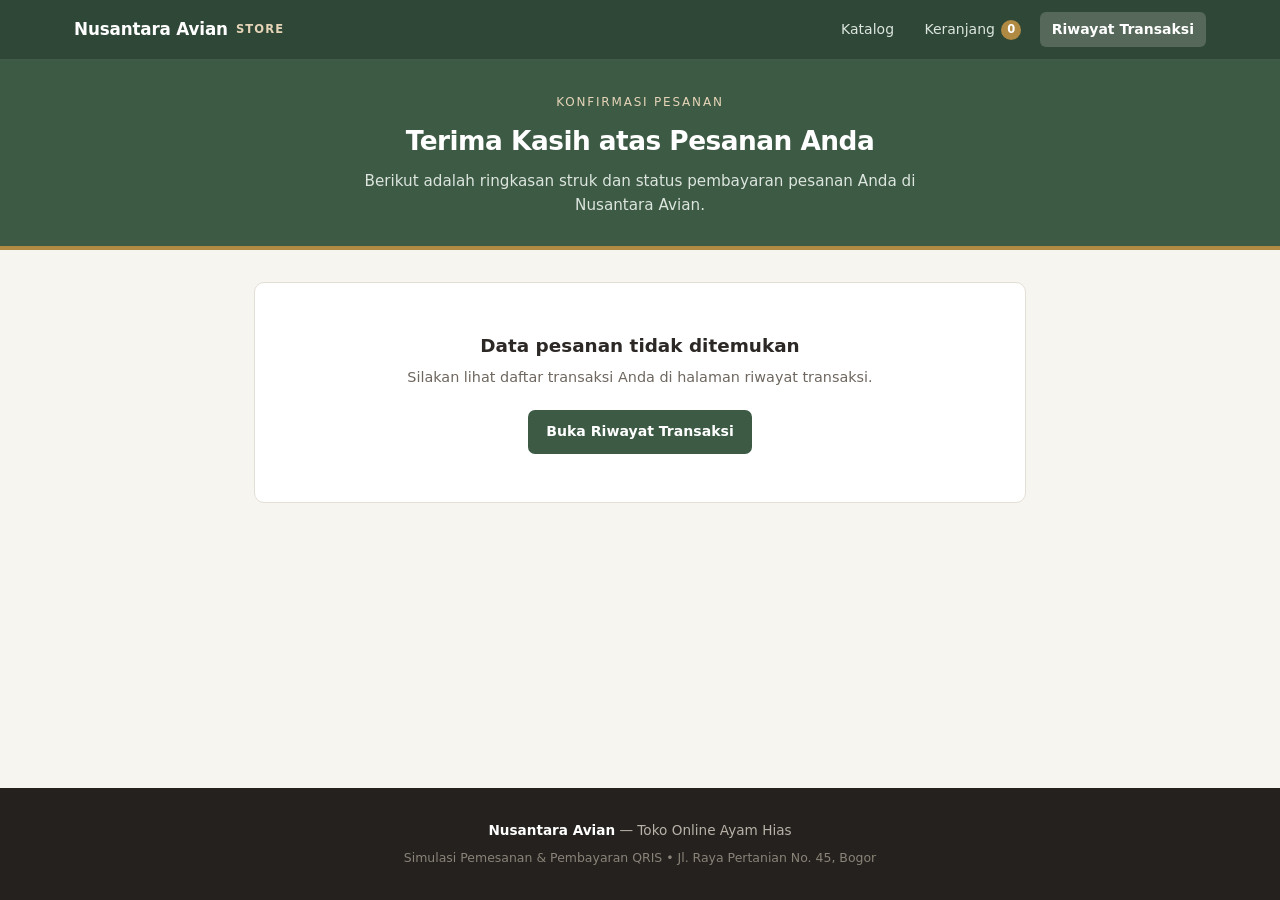
<file: thank-you.html>
<!DOCTYPE html>
<html lang="id">
<head>
  <meta charset="UTF-8">
  <meta name="viewport" content="width=device-width, initial-scale=1.0">
  <title>Terima Kasih — Nusantara Avian</title>
  <link rel="stylesheet" href="style.css">
</head>
<body>

  <div id="site-topbar"></div>

  <header class="hero compact">
    <span class="brand-tag">Konfirmasi Pesanan</span>
    <h1>Terima Kasih atas Pesanan Anda</h1>
    <p>Berikut adalah ringkasan struk dan status pembayaran pesanan Anda di Nusantara Avian.</p>
  </header>

  <main class="page-container narrow">
    <div id="thankyou-root"></div>
  </main>

  <footer>
    <p><strong>Nusantara Avian</strong> — Toko Online Ayam Hias</p>
    <p class="footer-note">Simulasi Pemesanan &amp; Pembayaran QRIS &bull; Jl. Raya Pertanian No. 45, Bogor</p>
  </footer>

  <script src="app.js"></script>
  <script>
    (function () {
      const store = window.NAStore;
      store.renderTopbar("history");

      const root = document.getElementById("thankyou-root");
      const params = new URLSearchParams(window.location.search);
      let orderId = params.get("order");

      if (!orderId) {
        const all = store.getOrders();
        if (all.length > 0) orderId = all[0].id;
      }

      let lastStatus = null;

      function renderThankYou(force) {
        const order = orderId ? store.getOrderById(orderId) : null;

        if (!order) {
          root.innerHTML =
            '<div class="panel empty-state">' +
            '  <h3>Data pesanan tidak ditemukan</h3>' +
            '  <p>Silakan lihat daftar transaksi Anda di halaman riwayat transaksi.</p>' +
            '  <a href="history.html" class="btn btn-primary">Buka Riwayat Transaksi</a>' +
            '</div>';
          return;
        }

        if (!force && lastStatus === order.status) return;
        lastStatus = order.status;

        const bannerHtml =
          order.status === "PAID"
            ? '<div class="realtime-banner paid" style="margin-top:0; margin-bottom:1.25rem;">' +
              '  <strong>&#10003; Pembayaran QRIS Lunas (PAID)</strong><br>' +
              '  Terima kasih, <strong>' + store.escapeHtml(order.customer.nama) + '</strong>! Pembayaran Anda telah diverifikasi pada ' + store.escapeHtml(store.formatWaktu(order.paidAt)) + ' (Ref: <code>' + store.escapeHtml(order.approvalRef || "-") + '</code>).' +
              '</div>'
            : order.status === "REJECTED"
            ? '<div class="realtime-banner rejected" style="margin-top:0; margin-bottom:1.25rem;">' +
              '  <strong>&#10005; Pembayaran Ditolak</strong><br>' +
              '  Transaksi ini ditolak pada ' + store.escapeHtml(store.formatWaktu(order.rejectedAt)) + '.' +
              '</div>'
            : '<div class="realtime-banner" style="margin-top:0; margin-bottom:1.25rem;">' +
              '  <strong>Menunggu Pembayaran QRIS</strong><br>' +
              '  Status halaman ini akan berubah otomatis menjadi <strong>PAID</strong> begitu pembayaran di-approve. ' +
              '  <a href="payment.html?order=' + encodeURIComponent(order.id) + '" style="text-decoration:underline; color:var(--accent); font-weight:600;">Kembali ke QRIS</a>' +
              '</div>';

        const rowsHtml = order.items.map(function (it) {
          return (
            '<tr>' +
            '  <td><strong>' + store.escapeHtml(it.nama) + '</strong><br><small style="color:var(--text-muted);">' + store.formatRupiah(it.hargaNum) + ' ' + store.escapeHtml(it.satuan) + '</small></td>' +
            '  <td style="text-align:center;">' + it.qty + '</td>' +
            '  <td style="text-align:right;"><strong>' + store.formatRupiah(it.subtotal) + '</strong></td>' +
            '</tr>'
          );
        }).join("");

        root.innerHTML =
          '<section class="panel">' +
          '  <div class="panel-title">' +
          '    <span>Struk Pesanan &bull; ' + store.escapeHtml(order.id) + '</span>' +
          '    <span>' + store.renderStatusBadge(order.status) + '</span>' +
          '  </div>' +
          '  ' + bannerHtml +
          '  <div class="form-row" style="margin-bottom:1.25rem; font-size:0.88rem;">' +
          '    <div>' +
          '      <div style="color:var(--text-muted); font-size:0.78rem; text-transform:uppercase; letter-spacing:0.04em;">Data Penerima</div>' +
          '      <div><strong>' + store.escapeHtml(order.customer.nama) + '</strong></div>' +
          '      <div>' + store.escapeHtml(order.customer.telepon) + '</div>' +
          '      <div>' + store.escapeHtml(order.customer.alamat) + ', ' + store.escapeHtml(order.customer.kota) + '</div>' +
          (order.customer.catatan ? '<div style="color:var(--text-muted); margin-top:0.2rem;">Catatan: ' + store.escapeHtml(order.customer.catatan) + '</div>' : '') +
          '    </div>' +
          '    <div>' +
          '      <div style="color:var(--text-muted); font-size:0.78rem; text-transform:uppercase; letter-spacing:0.04em;">Info Transaksi</div>' +
          '      <div>Tanggal Order: ' + store.escapeHtml(store.formatWaktu(order.createdAt)) + '</div>' +
          '      <div>Metode Bayar: <strong>' + store.escapeHtml(order.paymentMethod) + '</strong> (' + store.escapeHtml(order.qrisRef) + ')</div>' +
          '      <div>Pengiriman: ' + store.escapeHtml(order.shippingMethod) + '</div>' +
          '    </div>' +
          '  </div>' +
          '  <div class="table-wrap">' +
          '    <table class="data-table">' +
          '      <thead>' +
          '        <tr>' +
          '          <th>Produk</th>' +
          '          <th style="text-align:center;">Qty</th>' +
          '          <th style="text-align:right;">Subtotal</th>' +
          '        </tr>' +
          '      </thead>' +
          '      <tbody>' + rowsHtml + '</tbody>' +
          '    </table>' +
          '  </div>' +
          '  <div style="max-width:320px; margin-left:auto; margin-top:1rem;">' +
          '    <div class="summary-row"><span>Subtotal</span><strong>' + store.formatRupiah(order.subtotal) + '</strong></div>' +
          '    <div class="summary-row"><span>Ongkos Kirim</span><strong>' + (order.ongkir === 0 ? "Gratis" : store.formatRupiah(order.ongkir)) + '</strong></div>' +
          '    <hr class="summary-divider">' +
          '    <div class="summary-total" style="margin-bottom:0;"><span>Grand Total</span><span>' + store.formatRupiah(order.grandTotal) + '</span></div>' +
          '  </div>' +
          '  <div class="no-print" style="display:flex; gap:0.75rem; flex-wrap:wrap; margin-top:1.75rem; padding-top:1.25rem; border-top:1px solid var(--border);">' +
          '    <a href="history.html" class="btn btn-primary">Lihat Riwayat Transaksi</a>' +
          '    <a href="index.html" class="btn btn-outline">Belanja Lagi</a>' +
          '    <button type="button" class="btn btn-outline" id="btn-print-receipt">Cetak Struk</button>' +
          '  </div>' +
          '</section>';

        const printBtn = document.getElementById("btn-print-receipt");
        if (printBtn) {
          printBtn.addEventListener("click", function () {
            window.print();
          });
        }
      }

      store.onRealtimeUpdate(function () {
        renderThankYou(false);
      });

      setInterval(function () {
        renderThankYou(false);
      }, 1000);

      renderThankYou(true);
    })();
  </script>
</body>
</html>
</file>
<file: style.css>
:root {
  --bg-page: #f7f5f0;
  --bg-card: #ffffff;
  --text-main: #2c2825;
  --text-muted: #6e675f;
  --accent: #3d5a45;
  --accent-hover: #2f4736;
  --gold: #b08943;
  --border: #e4dfd5;
  --danger: #b5453a;
  --danger-hover: #96362d;
  --success: #2f7d4c;
  --success-bg: #ebf7ef;
  --warning: #9c6b19;
  --warning-bg: #fdf5e6;
  --danger-bg: #fbeeed;
}

* {
  box-sizing: border-box;
  margin: 0;
  padding: 0;
}

body {
  font-family: system-ui, -apple-system, "Segoe UI", Roboto, Helvetica, Arial, sans-serif;
  background-color: var(--bg-page);
  color: var(--text-main);
  line-height: 1.6;
  min-height: 100vh;
  display: flex;
  flex-direction: column;
}

a {
  color: inherit;
  text-decoration: none;
}

/* Top Navigation */
.topbar {
  background-color: #2f4736;
  color: #f2f5f2;
  border-bottom: 1px solid rgba(255, 255, 255, 0.1);
  position: sticky;
  top: 0;
  z-index: 50;
}

.topbar-inner {
  max-width: 1180px;
  margin: 0 auto;
  padding: 0.75rem 1.5rem;
  display: flex;
  justify-content: space-between;
  align-items: center;
  gap: 1rem;
  flex-wrap: wrap;
}

.topbar-brand {
  font-weight: 700;
  font-size: 1.05rem;
  letter-spacing: -0.01em;
  color: #ffffff;
  display: inline-flex;
  align-items: center;
  gap: 0.5rem;
}

.topbar-brand span {
  color: #e6d5b8;
  font-size: 0.72rem;
  text-transform: uppercase;
  letter-spacing: 0.1em;
  font-weight: 600;
}

.topbar-nav {
  display: flex;
  align-items: center;
  gap: 0.4rem;
  flex-wrap: wrap;
}

.nav-link {
  font-size: 0.875rem;
  font-weight: 500;
  color: #dce5de;
  padding: 0.4rem 0.75rem;
  border-radius: 6px;
  transition: background-color 0.15s ease, color 0.15s ease;
  display: inline-flex;
  align-items: center;
  gap: 0.4rem;
}

.nav-link:hover {
  background-color: rgba(255, 255, 255, 0.12);
  color: #ffffff;
}

.nav-link.active {
  background-color: rgba(255, 255, 255, 0.18);
  color: #ffffff;
  font-weight: 600;
}

.nav-link.sim-link {
  border: 1px solid rgba(230, 213, 184, 0.45);
  color: #f3e6cc;
}

.cart-badge {
  background-color: var(--gold);
  color: #ffffff;
  font-size: 0.72rem;
  font-weight: 700;
  min-width: 20px;
  height: 20px;
  padding: 0 6px;
  border-radius: 999px;
  display: inline-flex;
  align-items: center;
  justify-content: center;
}

/* Header */
header.hero {
  background-color: var(--accent);
  color: #ffffff;
  padding: 2.5rem 1.5rem;
  text-align: center;
  border-bottom: 4px solid var(--gold);
}

header.hero.compact {
  padding: 1.75rem 1.5rem;
}

.brand-tag {
  display: inline-block;
  font-size: 0.75rem;
  letter-spacing: 0.15em;
  text-transform: uppercase;
  color: #e6d5b8;
  margin-bottom: 0.5rem;
}

header.hero h1 {
  font-size: 2.1rem;
  font-weight: 700;
  letter-spacing: -0.02em;
  margin-bottom: 0.4rem;
}

header.hero.compact h1 {
  font-size: 1.65rem;
}

header.hero p {
  max-width: 620px;
  margin: 0 auto;
  font-size: 0.95rem;
  color: #dce5de;
}

/* Layout containers */
.page-container {
  max-width: 1180px;
  width: 100%;
  margin: 2rem auto 4rem;
  padding: 0 1.5rem;
  flex-grow: 1;
}

.page-container.narrow {
  max-width: 820px;
}

.catalog-meta {
  max-width: 1180px;
  width: 100%;
  margin: 2rem auto 1.25rem;
  padding: 0 1.5rem 0.75rem;
  display: flex;
  justify-content: space-between;
  align-items: center;
  flex-wrap: wrap;
  gap: 0.5rem;
  border-bottom: 1px solid var(--border);
}

.catalog-meta h2 {
  font-size: 1.25rem;
  font-weight: 600;
  color: var(--text-main);
}

.catalog-count {
  font-size: 0.875rem;
  color: var(--text-muted);
}

main.catalog-main {
  max-width: 1180px;
  width: 100%;
  margin: 0 auto 4rem;
  padding: 0 1.5rem;
  flex-grow: 1;
}

/* Catalog Grid & Cards */
.catalog-grid {
  display: grid;
  grid-template-columns: repeat(auto-fill, minmax(260px, 1fr));
  gap: 1.5rem;
}

.card {
  background-color: var(--bg-card);
  border: 1px solid var(--border);
  border-radius: 10px;
  overflow: hidden;
  display: flex;
  flex-direction: column;
}

.card-image {
  height: 220px;
  background-color: #eceae4;
  position: relative;
  border-bottom: 1px solid var(--border);
  overflow: hidden;
}

.card-image img {
  width: 100%;
  height: 100%;
  object-fit: cover;
  object-position: center;
  display: block;
}

.badge-origin {
  position: absolute;
  top: 12px;
  left: 12px;
  background-color: rgba(255, 255, 255, 0.92);
  color: var(--accent);
  font-size: 0.72rem;
  font-weight: 600;
  padding: 0.25rem 0.6rem;
  border-radius: 4px;
  border: 1px solid var(--border);
  text-transform: uppercase;
  letter-spacing: 0.04em;
}

.card-body {
  padding: 1.25rem;
  display: flex;
  flex-direction: column;
  flex-grow: 1;
}

.card-category {
  font-size: 0.75rem;
  color: var(--gold);
  font-weight: 600;
  text-transform: uppercase;
  letter-spacing: 0.05em;
  margin-bottom: 0.25rem;
}

.card-title {
  font-size: 1.12rem;
  font-weight: 700;
  color: var(--text-main);
  margin-bottom: 0.5rem;
}

.card-desc {
  font-size: 0.86rem;
  color: var(--text-muted);
  margin-bottom: 1rem;
  flex-grow: 1;
}

.card-specs {
  display: flex;
  gap: 0.5rem;
  flex-wrap: wrap;
  margin-bottom: 1rem;
}

.spec-pill {
  font-size: 0.75rem;
  background-color: var(--bg-page);
  color: var(--text-main);
  padding: 0.2rem 0.55rem;
  border-radius: 4px;
  border: 1px solid var(--border);
}

.card-footer {
  padding-top: 0.85rem;
  border-top: 1px solid var(--border);
  display: flex;
  justify-content: space-between;
  align-items: baseline;
  margin-bottom: 0.85rem;
}

.price {
  font-size: 1.1rem;
  font-weight: 700;
  color: var(--accent);
}

.unit {
  font-size: 0.78rem;
  color: var(--text-muted);
}

/* Buttons */
.btn {
  display: inline-flex;
  align-items: center;
  justify-content: center;
  gap: 0.45rem;
  padding: 0.62rem 1.1rem;
  border-radius: 7px;
  font-size: 0.88rem;
  font-weight: 600;
  font-family: inherit;
  cursor: pointer;
  border: 1px solid transparent;
  transition: background-color 0.15s ease, border-color 0.15s ease, color 0.15s ease;
}

.btn-primary {
  background-color: var(--accent);
  color: #ffffff;
}

.btn-primary:hover {
  background-color: var(--accent-hover);
}

.btn-gold {
  background-color: var(--gold);
  color: #ffffff;
}

.btn-gold:hover {
  background-color: #997434;
}

.btn-outline {
  background-color: transparent;
  border-color: var(--border);
  color: var(--text-main);
}

.btn-outline:hover {
  background-color: var(--bg-page);
  border-color: #cfc7b8;
}

.btn-danger-outline {
  background-color: transparent;
  border-color: #e8c7c3;
  color: var(--danger);
}

.btn-danger-outline:hover {
  background-color: var(--danger-bg);
}

.btn-sm {
  padding: 0.38rem 0.72rem;
  font-size: 0.8rem;
}

.btn-block {
  width: 100%;
}

.btn:disabled {
  opacity: 0.55;
  cursor: not-allowed;
}

/* Panels / Cards */
.panel {
  background-color: var(--bg-card);
  border: 1px solid var(--border);
  border-radius: 10px;
  padding: 1.5rem;
}

.panel-title {
  font-size: 1.1rem;
  font-weight: 700;
  margin-bottom: 1rem;
  padding-bottom: 0.75rem;
  border-bottom: 1px solid var(--border);
  display: flex;
  justify-content: space-between;
  align-items: center;
  gap: 0.5rem;
}

/* Two-column layouts (Cart & Checkout) */
.two-col {
  display: grid;
  grid-template-columns: 1fr 360px;
  gap: 1.5rem;
  align-items: start;
}

@media (max-width: 860px) {
  .two-col {
    grid-template-columns: 1fr;
  }
}

/* Cart List */
.cart-item {
  display: grid;
  grid-template-columns: 80px 1fr auto;
  gap: 1rem;
  padding: 1rem 0;
  border-bottom: 1px solid var(--border);
  align-items: center;
}

.cart-item:last-child {
  border-bottom: none;
  padding-bottom: 0;
}

.cart-item:first-child {
  padding-top: 0;
}

.cart-thumb {
  width: 80px;
  height: 80px;
  border-radius: 8px;
  object-fit: cover;
  border: 1px solid var(--border);
  background-color: #eceae4;
}

.cart-item-info h3 {
  font-size: 1rem;
  font-weight: 700;
  margin-bottom: 0.2rem;
}

.cart-item-meta {
  font-size: 0.82rem;
  color: var(--text-muted);
  margin-bottom: 0.35rem;
}

.cart-item-unit-price {
  font-size: 0.88rem;
  font-weight: 600;
  color: var(--accent);
}

.cart-item-actions {
  display: flex;
  flex-direction: column;
  align-items: flex-end;
  gap: 0.55rem;
}

.qty-control {
  display: inline-flex;
  align-items: center;
  border: 1px solid var(--border);
  border-radius: 6px;
  overflow: hidden;
  background-color: #ffffff;
}

.qty-btn {
  width: 32px;
  height: 32px;
  border: none;
  background-color: var(--bg-page);
  color: var(--text-main);
  font-size: 1rem;
  font-weight: 700;
  cursor: pointer;
}

.qty-btn:hover {
  background-color: #ebe6dc;
}

.qty-input {
  width: 46px;
  height: 32px;
  border: none;
  border-left: 1px solid var(--border);
  border-right: 1px solid var(--border);
  text-align: center;
  font-size: 0.88rem;
  font-weight: 600;
  font-family: inherit;
  color: var(--text-main);
}

.cart-item-subtotal {
  font-size: 0.98rem;
  font-weight: 700;
  color: var(--text-main);
}

@media (max-width: 600px) {
  .cart-item {
    grid-template-columns: 64px 1fr;
  }
  .cart-thumb {
    width: 64px;
    height: 64px;
  }
  .cart-item-actions {
    grid-column: 1 / -1;
    flex-direction: row;
    justify-content: space-between;
    align-items: center;
  }
}

/* Summary rows */
.summary-row {
  display: flex;
  justify-content: space-between;
  align-items: center;
  font-size: 0.92rem;
  margin-bottom: 0.65rem;
  color: var(--text-muted);
}

.summary-row strong {
  color: var(--text-main);
}

.summary-divider {
  border: none;
  border-top: 1px solid var(--border);
  margin: 0.9rem 0;
}

.summary-total {
  display: flex;
  justify-content: space-between;
  align-items: baseline;
  font-size: 1.12rem;
  font-weight: 700;
  color: var(--accent);
  margin-bottom: 1.25rem;
}

/* Forms */
.form-group {
  margin-bottom: 1rem;
}

.form-group label {
  display: block;
  font-size: 0.85rem;
  font-weight: 600;
  margin-bottom: 0.35rem;
  color: var(--text-main);
}

.form-control {
  width: 100%;
  padding: 0.6rem 0.78rem;
  border: 1px solid var(--border);
  border-radius: 7px;
  font-family: inherit;
  font-size: 0.9rem;
  color: var(--text-main);
  background-color: #ffffff;
}

.form-control:focus {
  outline: none;
  border-color: var(--accent);
}

.form-row {
  display: grid;
  grid-template-columns: 1fr 1fr;
  gap: 1rem;
}

@media (max-width: 600px) {
  .form-row {
    grid-template-columns: 1fr;
  }
}

.payment-option {
  border: 1.5px solid var(--accent);
  background-color: #f4f8f5;
  border-radius: 8px;
  padding: 0.9rem 1rem;
  display: flex;
  justify-content: space-between;
  align-items: center;
  gap: 0.75rem;
}

.payment-option-title {
  font-weight: 700;
  font-size: 0.95rem;
  color: var(--accent);
}

.payment-option-desc {
  font-size: 0.82rem;
  color: var(--text-muted);
}

/* Status Badges */
.status-badge {
  display: inline-flex;
  align-items: center;
  gap: 0.4rem;
  font-size: 0.78rem;
  font-weight: 700;
  text-transform: uppercase;
  letter-spacing: 0.04em;
  padding: 0.28rem 0.68rem;
  border-radius: 999px;
}

.status-pending {
  background-color: var(--warning-bg);
  color: var(--warning);
  border: 1px solid #eed6a4;
}

.status-paid {
  background-color: var(--success-bg);
  color: var(--success);
  border: 1px solid #b6dfc4;
}

.status-rejected {
  background-color: var(--danger-bg);
  color: var(--danger);
  border: 1px solid #e8c0bc;
}

.pulse-dot {
  width: 8px;
  height: 8px;
  border-radius: 50%;
  background-color: currentColor;
  animation: pulse 1.4s infinite ease-in-out;
}

@keyframes pulse {
  0%, 100% { opacity: 1; transform: scale(1); }
  50% { opacity: 0.35; transform: scale(0.8); }
}

/* QRIS Payment Box */
.qris-box {
  text-align: center;
  max-width: 420px;
  margin: 0 auto;
}

.qris-frame {
  background-color: #ffffff;
  border: 1px solid var(--border);
  border-radius: 12px;
  padding: 1.25rem;
  margin: 1rem auto;
  display: inline-block;
  box-shadow: 0 2px 10px rgba(0, 0, 0, 0.04);
}

.qris-header {
  display: flex;
  justify-content: space-between;
  align-items: center;
  margin-bottom: 0.75rem;
  padding-bottom: 0.6rem;
  border-bottom: 1px solid var(--border);
  font-size: 0.8rem;
}

.qris-logo {
  font-weight: 800;
  letter-spacing: 0.08em;
  font-size: 1rem;
  color: #1f1f1f;
}

.qris-nmid {
  font-size: 0.74rem;
  color: var(--text-muted);
  margin-top: 0.6rem;
  font-family: ui-monospace, SFMono-Regular, Menlo, Consolas, monospace;
}

.qris-amount {
  font-size: 1.55rem;
  font-weight: 800;
  color: var(--accent);
  margin: 0.5rem 0;
}

.realtime-banner {
  margin-top: 1rem;
  padding: 0.85rem 1rem;
  border-radius: 8px;
  font-size: 0.86rem;
  text-align: left;
  border: 1px solid var(--border);
  background-color: var(--bg-page);
}

.realtime-banner.paid {
  background-color: var(--success-bg);
  border-color: #b6dfc4;
  color: #1f5c35;
}

.realtime-banner.rejected {
  background-color: var(--danger-bg);
  border-color: #e8c0bc;
  color: var(--danger);
}

/* Tables */
.table-wrap {
  overflow-x: auto;
}

table.data-table {
  width: 100%;
  border-collapse: collapse;
  font-size: 0.88rem;
}

table.data-table th,
table.data-table td {
  padding: 0.78rem 0.75rem;
  text-align: left;
  border-bottom: 1px solid var(--border);
  vertical-align: middle;
}

table.data-table th {
  font-size: 0.76rem;
  text-transform: uppercase;
  letter-spacing: 0.05em;
  color: var(--text-muted);
  background-color: var(--bg-page);
}

table.data-table tr:last-child td {
  border-bottom: none;
}

/* Empty State */
.empty-state {
  text-align: center;
  padding: 3rem 1.5rem;
}

.empty-state h3 {
  font-size: 1.15rem;
  margin-bottom: 0.4rem;
}

.empty-state p {
  font-size: 0.9rem;
  color: var(--text-muted);
  margin-bottom: 1.25rem;
}

/* Toast */
.toast {
  position: fixed;
  bottom: 24px;
  right: 24px;
  background-color: #24211e;
  color: #ffffff;
  padding: 0.75rem 1.15rem;
  border-radius: 8px;
  font-size: 0.86rem;
  box-shadow: 0 6px 20px rgba(0, 0, 0, 0.18);
  opacity: 0;
  transform: translateY(10px);
  pointer-events: none;
  transition: opacity 0.2s ease, transform 0.2s ease;
  z-index: 100;
}

.toast.show {
  opacity: 1;
  transform: translateY(0);
}

/* Footer */
footer {
  background-color: #24211e;
  color: #b8b2a8;
  text-align: center;
  padding: 2rem 1.5rem;
  font-size: 0.85rem;
  margin-top: auto;
}

footer strong {
  color: #ffffff;
}

.footer-note {
  margin-top: 0.4rem;
  font-size: 0.78rem;
  color: #8a8378;
}

@media print {
  .topbar, .no-print, footer {
    display: none !important;
  }
  body {
    background-color: #ffffff;
  }
  .panel {
    border: none;
    padding: 0;
  }
}
</file>
